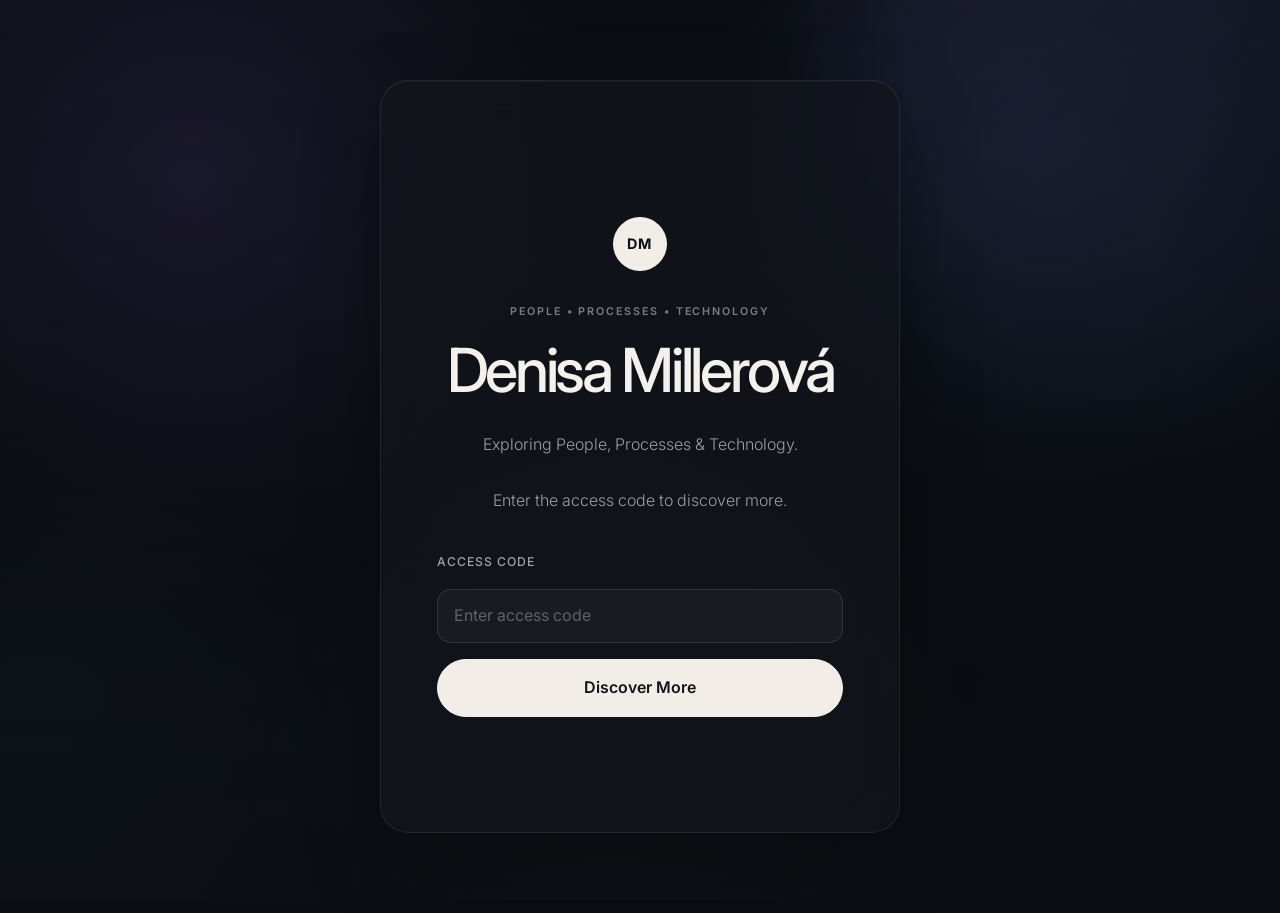
<file: index.html>
<!DOCTYPE html>
<html lang="en">

<head>

    <meta charset="UTF-8">
    <meta name="viewport" content="width=device-width, initial-scale=1.0">

    <title>Denisa Millerová | People • Processes • Technology</title>

    <link rel="stylesheet" href="style.css">

    <link rel="preconnect" href="https://fonts.googleapis.com">
    <link rel="preconnect" href="https://fonts.gstatic.com" crossorigin>

    <link
        href="https://fonts.googleapis.com/css2?family=Inter:wght@300;400;500;600;700&display=swap"
        rel="stylesheet"
    >

</head>

<body class="login-page">

    <div id="background" aria-hidden="true"></div>

    <main class="login-main">

        <section
            class="login-box"
            aria-labelledby="login-heading"
        >

            <div
                class="logo-circle"
                aria-hidden="true"
            >
                DM
            </div>

            <p class="login-eyebrow">
                PEOPLE • PROCESSES • TECHNOLOGY
            </p>

            <h1 id="login-heading">
                Denisa Millerová
            </h1>

            <p class="login-description">
                Exploring People, Processes &amp; Technology.
                <br><br>
                Enter the access code to discover more.
            </p>

            <form
                class="login-form"
                onsubmit="checkCode(); return false;"
            >

                <label for="accessCode">
                    Access code
                </label>

                <input
                    type="password"
                    id="accessCode"
                    name="accessCode"
                    placeholder="Enter access code"
                    autocomplete="current-password"
                    required
                >

                <button type="submit">
                    Discover More
                </button>

            </form>

            <p
                id="message"
                class="login-message"
                aria-live="polite"
            ></p>

        </section>

    </main>

    <script src="script.js"></script>

</body>

</html>
</file>
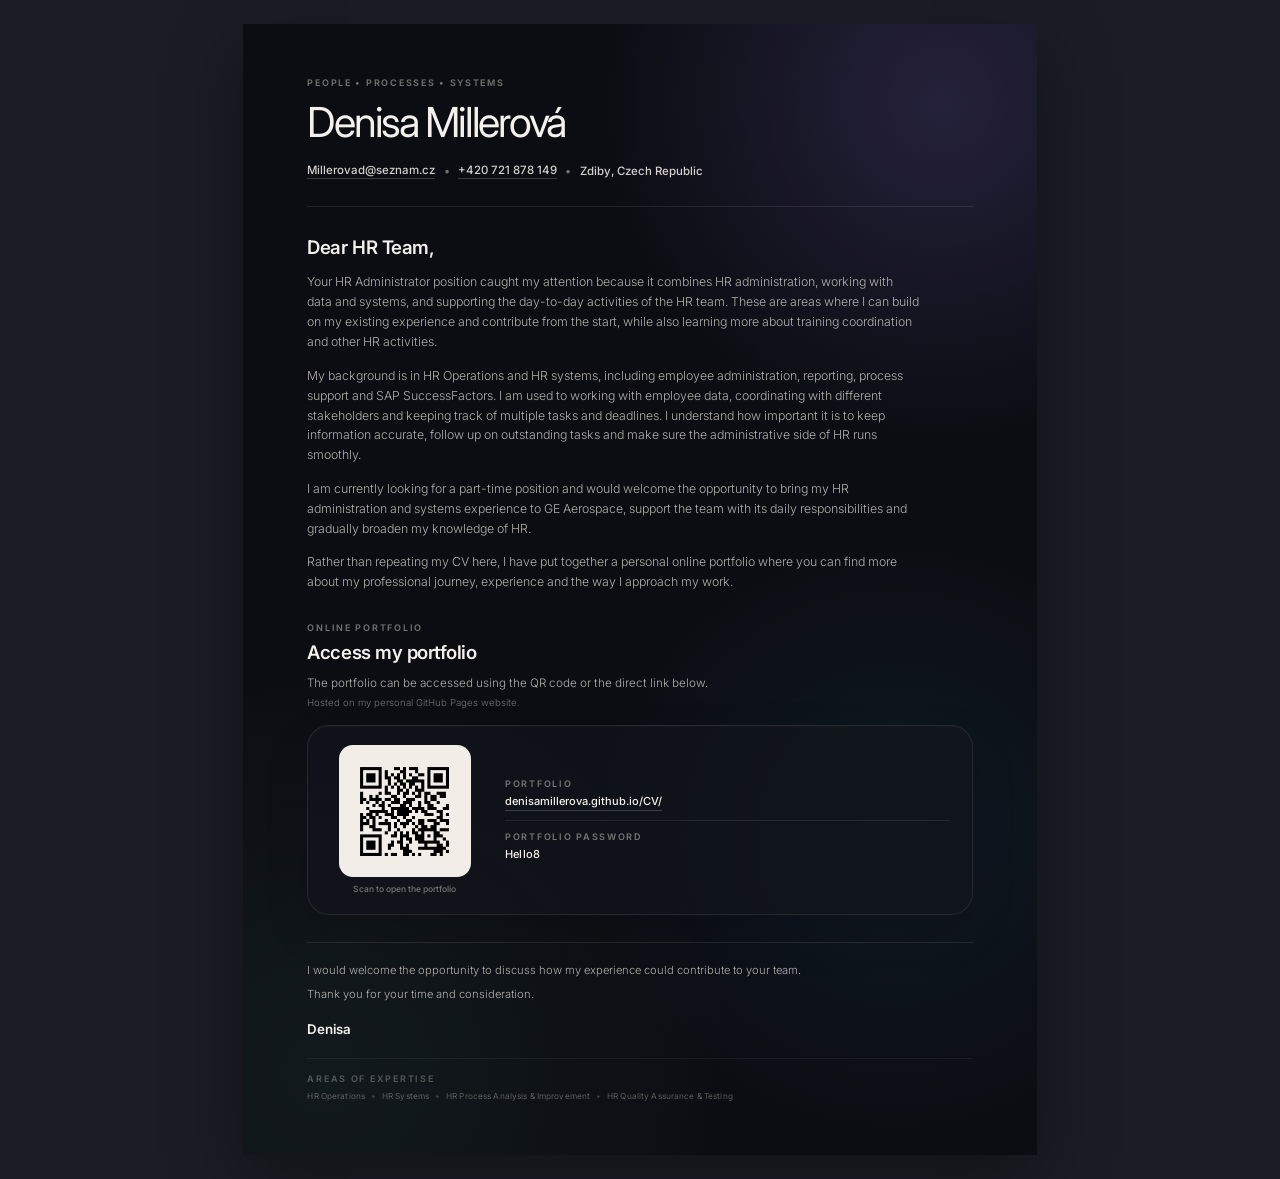
<file: application.html>
<!DOCTYPE html>
<html lang="en">

<head>
    <meta charset="UTF-8">

    <meta
        name="viewport"
        content="width=device-width, initial-scale=1.0"
    >

    <meta
        name="description"
        content="Application and online portfolio access for Denisa Millerová — HR Administrator at GE Aerospace."
    >

    <meta name="author" content="Denisa Millerová">

    <title>GE Aerospace | HR Administrator | Denisa Millerová</title>

    <link rel="preconnect" href="https://fonts.googleapis.com">

    <link
        rel="preconnect"
        href="https://fonts.gstatic.com"
        crossorigin
    >

    <link
        href="https://fonts.googleapis.com/css2?family=Inter:wght@300;400;500;600;700&display=swap"
        rel="stylesheet"
    >

    <link rel="stylesheet" href="application.css">
</head>

<body>

    <main class="page">

        <div class="page-content">

            <!-- =====================================================
                 HEADER
            ====================================================== -->

            <header class="document-header">

                <p class="eyebrow">
                    People • Processes • Systems
                </p>

                <h1>Denisa Millerová</h1>

                <address class="contact-list">

                    <a href="mailto:Millerovad@seznam.cz">
                        Millerovad@seznam.cz
                    </a>

                    <span class="contact-divider" aria-hidden="true">
                        •
                    </span>

                    <a href="tel:+420721878149">
                        +420 721 878 149
                    </a>

                    <span class="contact-divider" aria-hidden="true">
                        •
                    </span>

                    <span>
                        Zdiby, Czech Republic
                    </span>

                </address>

            </header>

            <!-- =====================================================
                 APPLICATION LETTER
            ====================================================== -->

            <section
                class="application-letter"
                aria-labelledby="application-greeting"
            >

                <h2 id="application-greeting">
                    Dear HR Team,
                </h2>

                <p>
                    Your HR Administrator position caught my attention because
                    it combines HR administration, working with data and systems, 
                    and supporting the day-to-day activities of the HR team. 
                    These are areas where I can build on my existing experience 
                    and contribute from the start, while also learning more about 
                    training coordination and other HR activities.
                </p>

                <p>
                    My background is in HR Operations and HR systems,
                    including employee administration, reporting,
                    process support and SAP SuccessFactors. I am used
                    to working with employee data, coordinating with
                    different stakeholders and keeping track of
                    multiple tasks and deadlines. I understand how
                    important it is to keep information accurate,
                    follow up on outstanding tasks and make sure the
                    administrative side of HR runs smoothly.
                </p>

                <p>
                    I am currently looking for a part-time position
                    and would welcome the opportunity to bring my HR
                    administration and systems experience to
                    GE Aerospace, support the team with its daily
                    responsibilities and gradually broaden my
                    knowledge of HR.
                </p>

                <p>
                    Rather than repeating my CV here, I have put
                    together a personal online portfolio where you
                    can find more about my professional journey,
                    experience and the way I approach my work.
                </p>

            </section>

            <!-- =====================================================
                 PORTFOLIO ACCESS
            ====================================================== -->

            <section
                class="portfolio-section"
                aria-labelledby="portfolio-heading"
            >

                <div class="portfolio-heading">

                    <p class="section-label">
                        Online Portfolio
                    </p>

                    <h2 id="portfolio-heading">
                        Access my portfolio
                    </h2>

                    <p class="portfolio-introduction">
                        The portfolio can be accessed using the QR code
                        or the direct link below.
                    </p>

                    <p class="hosting-note">
                        Hosted on my personal GitHub Pages website.
                    </p>

                </div>

                <div class="portfolio-card">

                    <a
                        class="portfolio-qr-link"
                        href="https://denisamillerova.github.io/CV/"
                        target="_blank"
                        rel="noopener noreferrer"
                        aria-label="Open Denisa Millerová's online portfolio"
                    >

                        <div class="portfolio-qr">

                            <img
                                src="images/DenisaMillerova_Portfolio_QR_transparent.png"
                                alt="QR code linking to Denisa Millerová's online portfolio"
                                width="180"
                                height="180"
                            >

                        </div>

                        <span class="qr-caption">
                            Scan to open the portfolio
                        </span>

                    </a>

                    <div class="portfolio-access-details">

                        <div class="access-item">

                            <span class="access-label">
                                Portfolio
                            </span>

                            <a
                                class="access-value"
                                href="https://denisamillerova.github.io/CV/"
                                target="_blank"
                                rel="noopener noreferrer"
                            >
                                denisamillerova.github.io/CV/
                            </a>

                        </div>

                        <div class="access-item">

                            <span class="access-label">
                                Portfolio Password
                            </span>

                            <span class="access-value access-password">
                                Hello8
                            </span>

                        </div>

                    </div>

                </div>

            </section>

            <!-- =====================================================
                 CLOSING
            ====================================================== -->

            <footer class="document-closing">

                <div class="closing-message">

                    <p>
                        I would welcome the opportunity to discuss
                        how my experience could contribute to your
                        team.
                    </p>

                    <p>
                        Thank you for your time and consideration.
                    </p>

                    <p class="signature">
                        Denisa
                    </p>

                </div>

                <div class="expertise-footer">

                    <span class="expertise-footer-label">
                        Areas of Expertise
                    </span>

                    <p>
                        HR Operations
                        <span aria-hidden="true">•</span>
                        HR Systems
                        <span aria-hidden="true">•</span>
                        HR Process Analysis &amp; Improvement
                        <span aria-hidden="true">•</span>
                        HR Quality Assurance &amp; Testing
                    </p>

                </div>

            </footer>

        </div>

    </main>

</body>

</html>
</file>
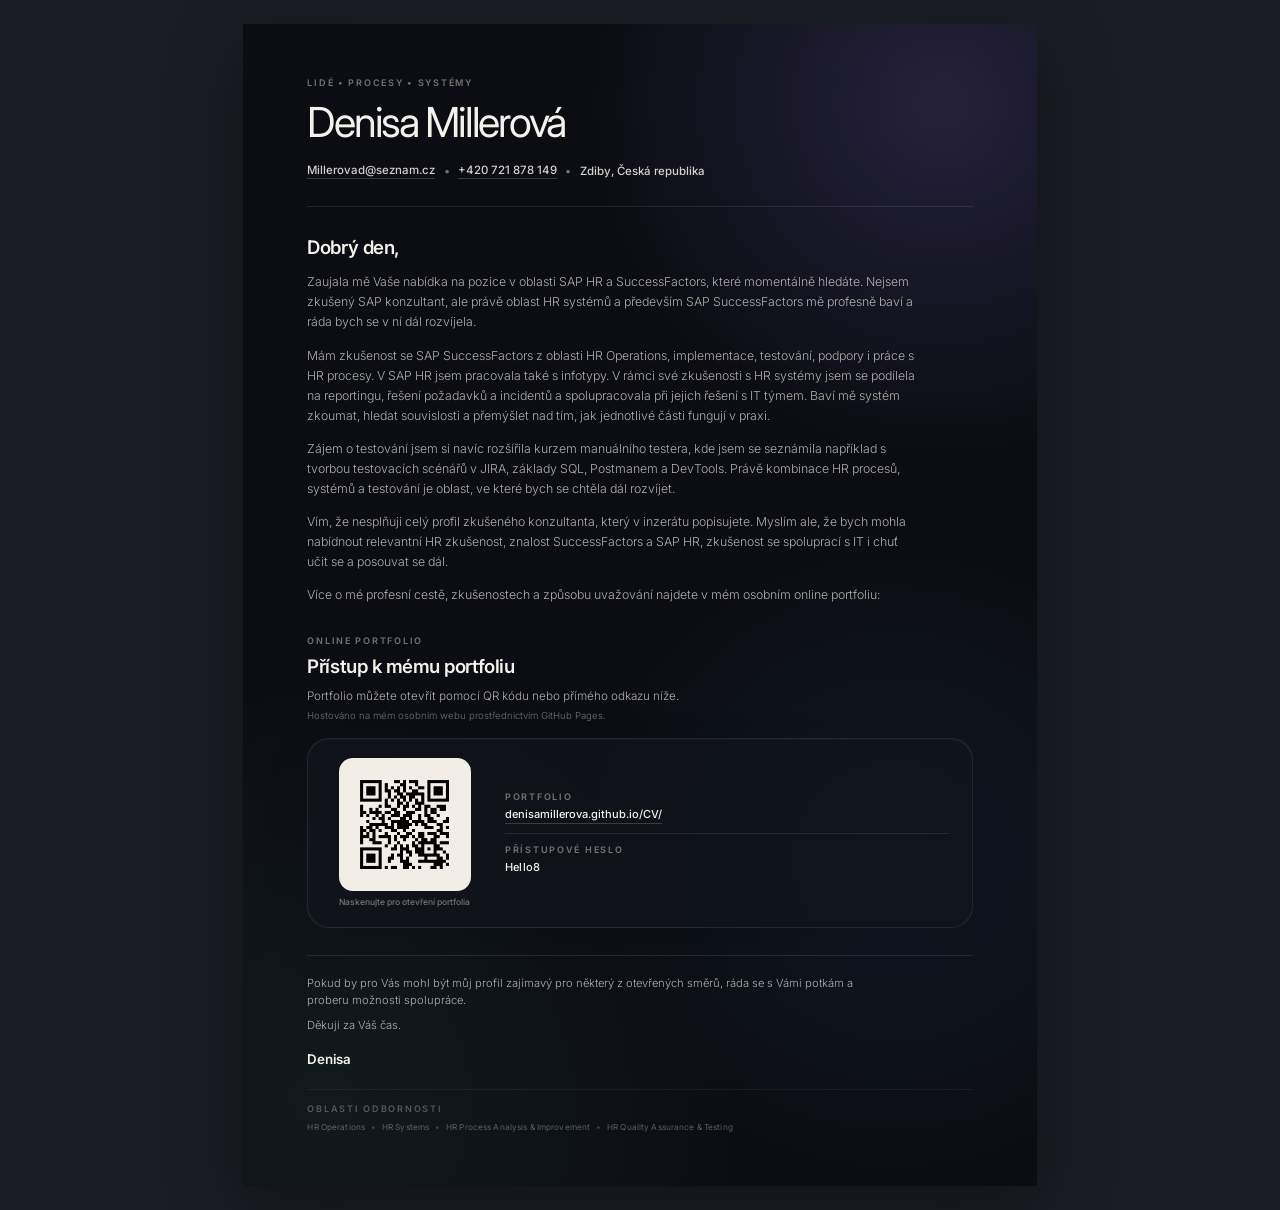
<file: application_cs.html>
<!DOCTYPE html>
<html lang="cs">

<head>
    <meta charset="UTF-8">

    <meta
        name="viewport"
        content="width=device-width, initial-scale=1.0"
    >

    <meta
        name="description"
        content="Průvodní dopis Denisy Millerové pro pozici v oblasti SAP HR a SAP SuccessFactors a přístup k jejímu online portfoliu."
    >

    <meta
        name="author"
        content="Denisa Millerová"
    >

    <title>SAP HR &amp; SuccessFactors | Denisa Millerová</title>

    <link
        rel="preconnect"
        href="https://fonts.googleapis.com"
    >

    <link
        rel="preconnect"
        href="https://fonts.googleapis.com"
        crossorigin
    >

    <link
        href="https://fonts.googleapis.com/css2?family=Inter:wght@300;400;500;600;700&amp;display=swap"
        rel="stylesheet"
    >

    <link
        rel="stylesheet"
        href="application.css"
    >
</head>

<body>

    <main class="page">

        <div class="page-content">

            <!-- =====================================================
                 HLAVIČKA
            ====================================================== -->

            <header class="document-header">

                <p class="eyebrow">
                    Lidé • Procesy • Systémy
                </p>

                <h1>Denisa Millerová</h1>

                <address class="contact-list">

                    <a href="mailto:Millerovad@seznam.cz">
                        Millerovad@seznam.cz
                    </a>

                    <span
                        class="contact-divider"
                        aria-hidden="true"
                    >
                        •
                    </span>

                    <a href="tel:+420721878149">
                        +420&nbsp;721&nbsp;878&nbsp;149
                    </a>

                    <span
                        class="contact-divider"
                        aria-hidden="true"
                    >
                        •
                    </span>

                    <span>
                        Zdiby, Česká republika
                    </span>

                </address>

            </header>

            <!-- =====================================================
                 PRŮVODNÍ DOPIS
            ====================================================== -->

            <section
                class="application-letter"
                aria-labelledby="application-greeting"
            >

                <h2 id="application-greeting">
                    Dobrý den,
                </h2>

                <p>
                    Zaujala mě Vaše nabídka na pozice v oblasti SAP HR
                    a SuccessFactors, které momentálně hledáte. Nejsem
                    zkušený SAP konzultant, ale právě oblast HR systémů
                    a především SAP SuccessFactors mě profesně baví
                    a ráda bych se v ní dál rozvíjela.
                </p>

                <p>
                    Mám zkušenost se SAP SuccessFactors z oblasti
                    HR Operations, implementace, testování, podpory
                    i práce s HR procesy. V SAP HR jsem pracovala také
                    s infotypy. V rámci své zkušenosti s HR systémy
                    jsem se podílela na reportingu, řešení požadavků
                    a incidentů a spolupracovala při jejich řešení
                    s IT týmem. Baví mě systém zkoumat, hledat souvislosti
                    a přemýšlet nad tím, jak jednotlivé části fungují
                    v praxi.
                </p>

                <p>
                    Zájem o testování jsem si navíc rozšířila kurzem
                    manuálního testera, kde jsem se seznámila například
                    s tvorbou testovacích scénářů v JIRA, základy SQL,
                    Postmanem a DevTools. Právě kombinace HR procesů,
                    systémů a testování je oblast, ve které bych se
                    chtěla dál rozvíjet.
                </p>

                <p>
                    Vím, že nesplňuji celý profil zkušeného konzultanta,
                    který v inzerátu popisujete. Myslím ale, že bych mohla
                    nabídnout relevantní HR zkušenost, znalost SuccessFactors
                    a SAP HR, zkušenost se spoluprací s IT i chuť učit se
                    a posouvat se dál.
                </p>
                
                <p>
                    Více o mé profesní cestě, zkušenostech a způsobu uvažování najdete
                    v mém osobním online portfoliu:
                </p>
                
            </section>

            <!-- =====================================================
                 PŘÍSTUP K PORTFOLIU
            ====================================================== -->

            <section
                class="portfolio-section"
                aria-labelledby="portfolio-heading"
            >

                <div class="portfolio-heading">

                    <p class="section-label">
                        Online portfolio
                    </p>

                    <h2 id="portfolio-heading">
                        Přístup k mému portfoliu
                    </h2>

                    <p class="portfolio-introduction">
                        Portfolio můžete otevřít pomocí QR kódu nebo přímého
                        odkazu níže.
                    </p>

                    <p class="hosting-note">
                        Hostováno na mém osobním webu prostřednictvím
                        GitHub Pages.
                    </p>

                </div>

                <div class="portfolio-card">

                    <a
                        class="portfolio-qr-link"
                        href="https://denisamillerova.github.io/CV/"
                        target="_blank"
                        rel="noopener noreferrer"
                        aria-label="Otevřít online portfolio Denisy Millerové"
                    >

                        <div class="portfolio-qr">

                            <img
                                src="images/DenisaMillerova_Portfolio_QR_transparent.png"
                                alt="QR kód odkazující na online portfolio Denisy Millerové"
                                width="180"
                                height="180"
                            >

                        </div>

                        <span class="qr-caption">
                            Naskenujte pro otevření portfolia
                        </span>

                    </a>

                    <div class="portfolio-access-details">

                        <div class="access-item">

                            <span class="access-label">
                                Portfolio
                            </span>

                            <a
                                class="access-value"
                                href="https://denisamillerova.github.io/CV/"
                                target="_blank"
                                rel="noopener noreferrer"
                            >
                                denisamillerova.github.io/CV/
                            </a>

                        </div>

                        <div class="access-item">

                            <span class="access-label">
                                Přístupové heslo
                            </span>

                            <span class="access-value access-password">
                                Hello8
                            </span>

                        </div>

                    </div>

                </div>

            </section>

            <!-- =====================================================
                 ZÁVĚR
            ====================================================== -->

            <footer class="document-closing">

                <div class="closing-message">


                    <p>
                        Pokud by pro Vás mohl být můj profil zajímavý pro některý z otevřených směrů, 
                        ráda se s Vámi potkám a proberu možnosti spolupráce.
                    </p>

                    <p>
                        Děkuji za Váš čas.
                    </p>

                    <p class="signature">
                        Denisa
                    </p>

                </div>

                <div class="expertise-footer">

                    <span class="expertise-footer-label">
                        Oblasti odbornosti
                    </span>

                    <p>
                        HR Operations
                        <span aria-hidden="true">•</span>
                        HR Systems
                        <span aria-hidden="true">•</span>
                        HR Process Analysis &amp; Improvement
                        <span aria-hidden="true">•</span>
                        HR Quality Assurance &amp; Testing
                    </p>

                </div>

            </footer>

        </div>

    </main>

</body>

</html>
</file>
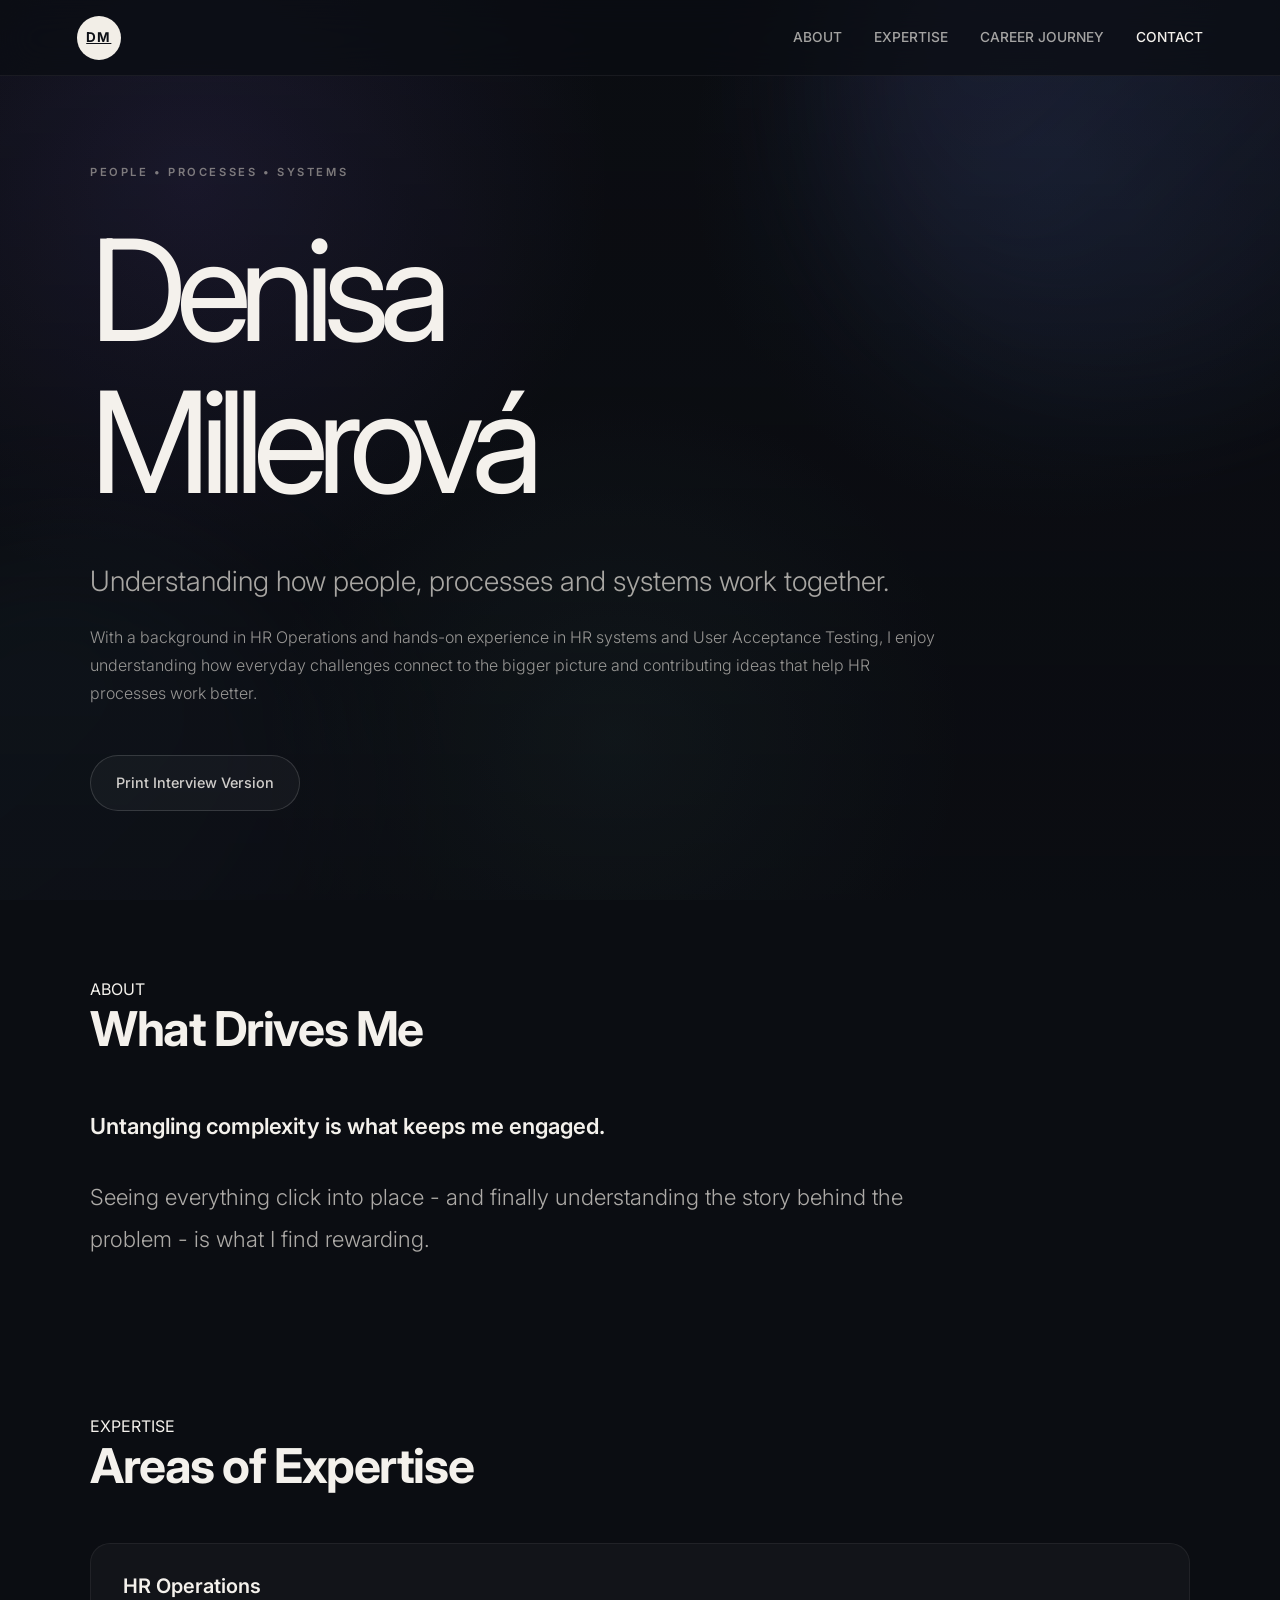
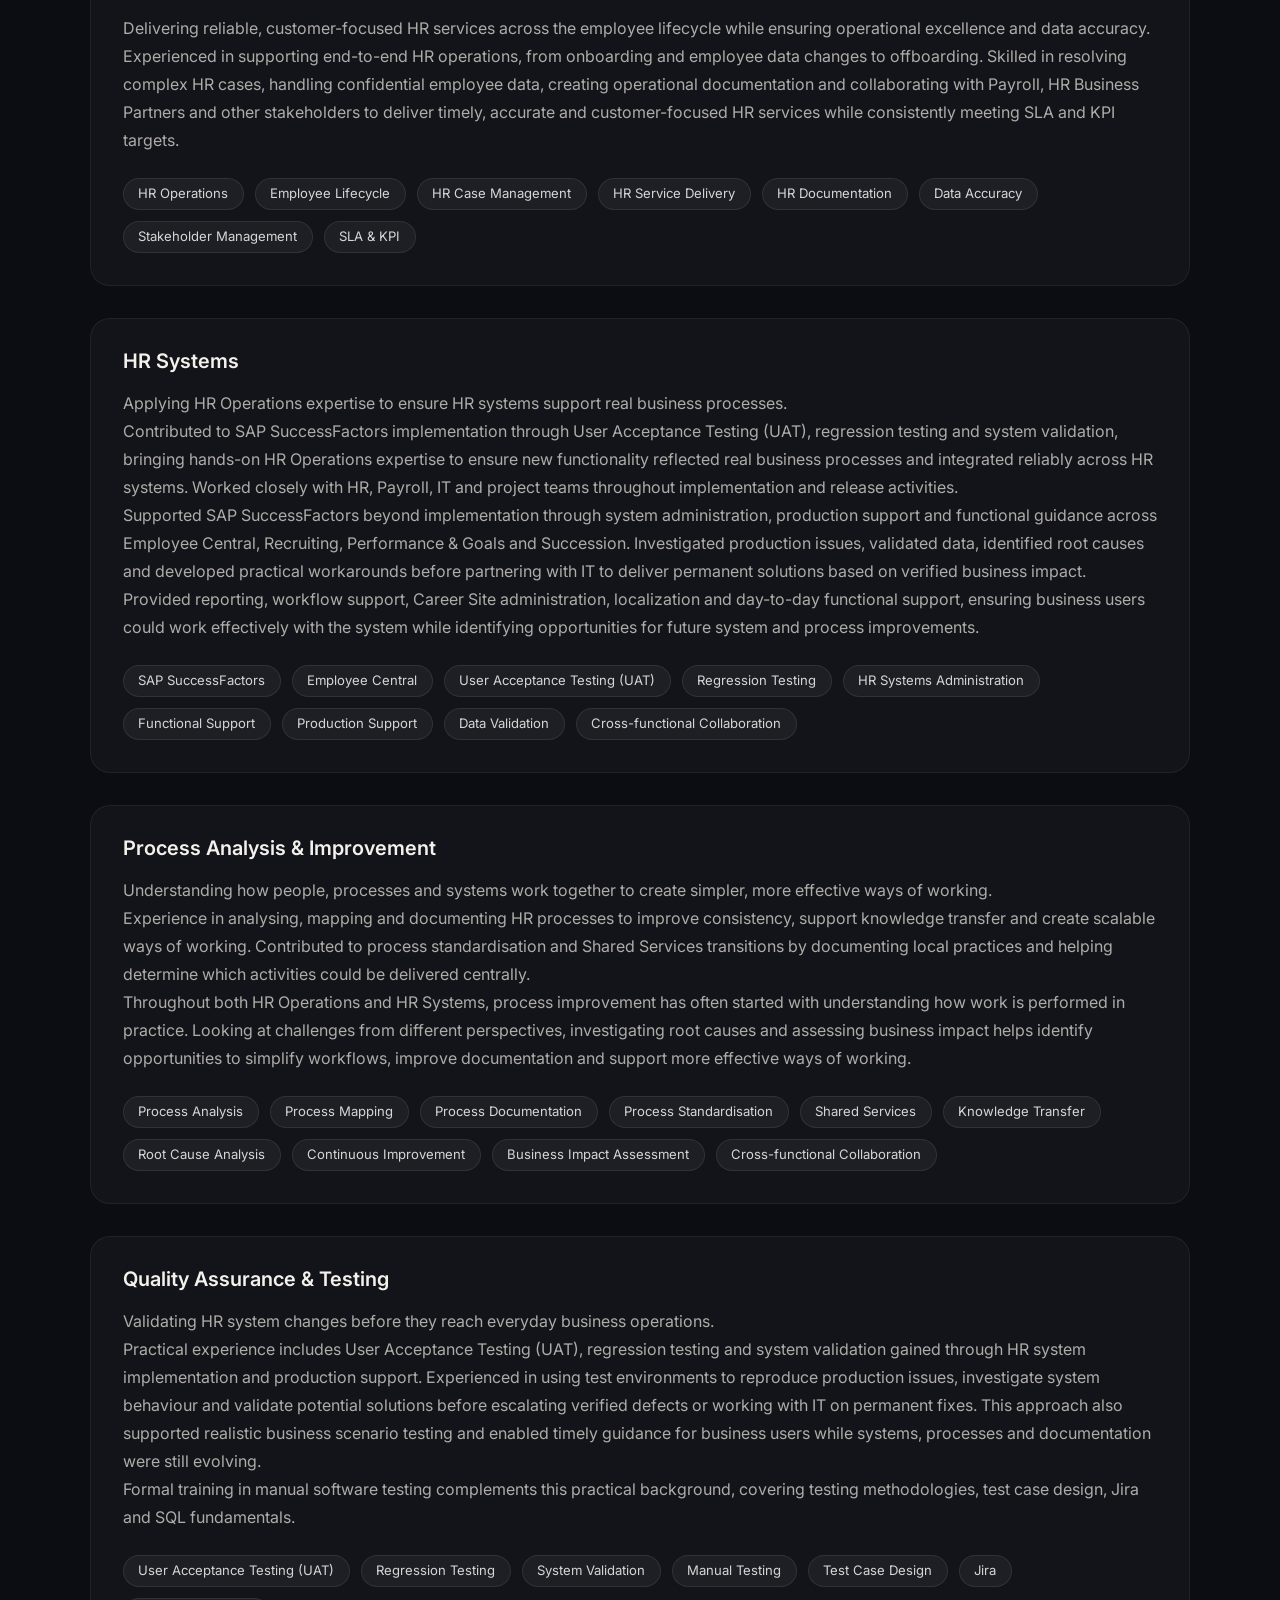
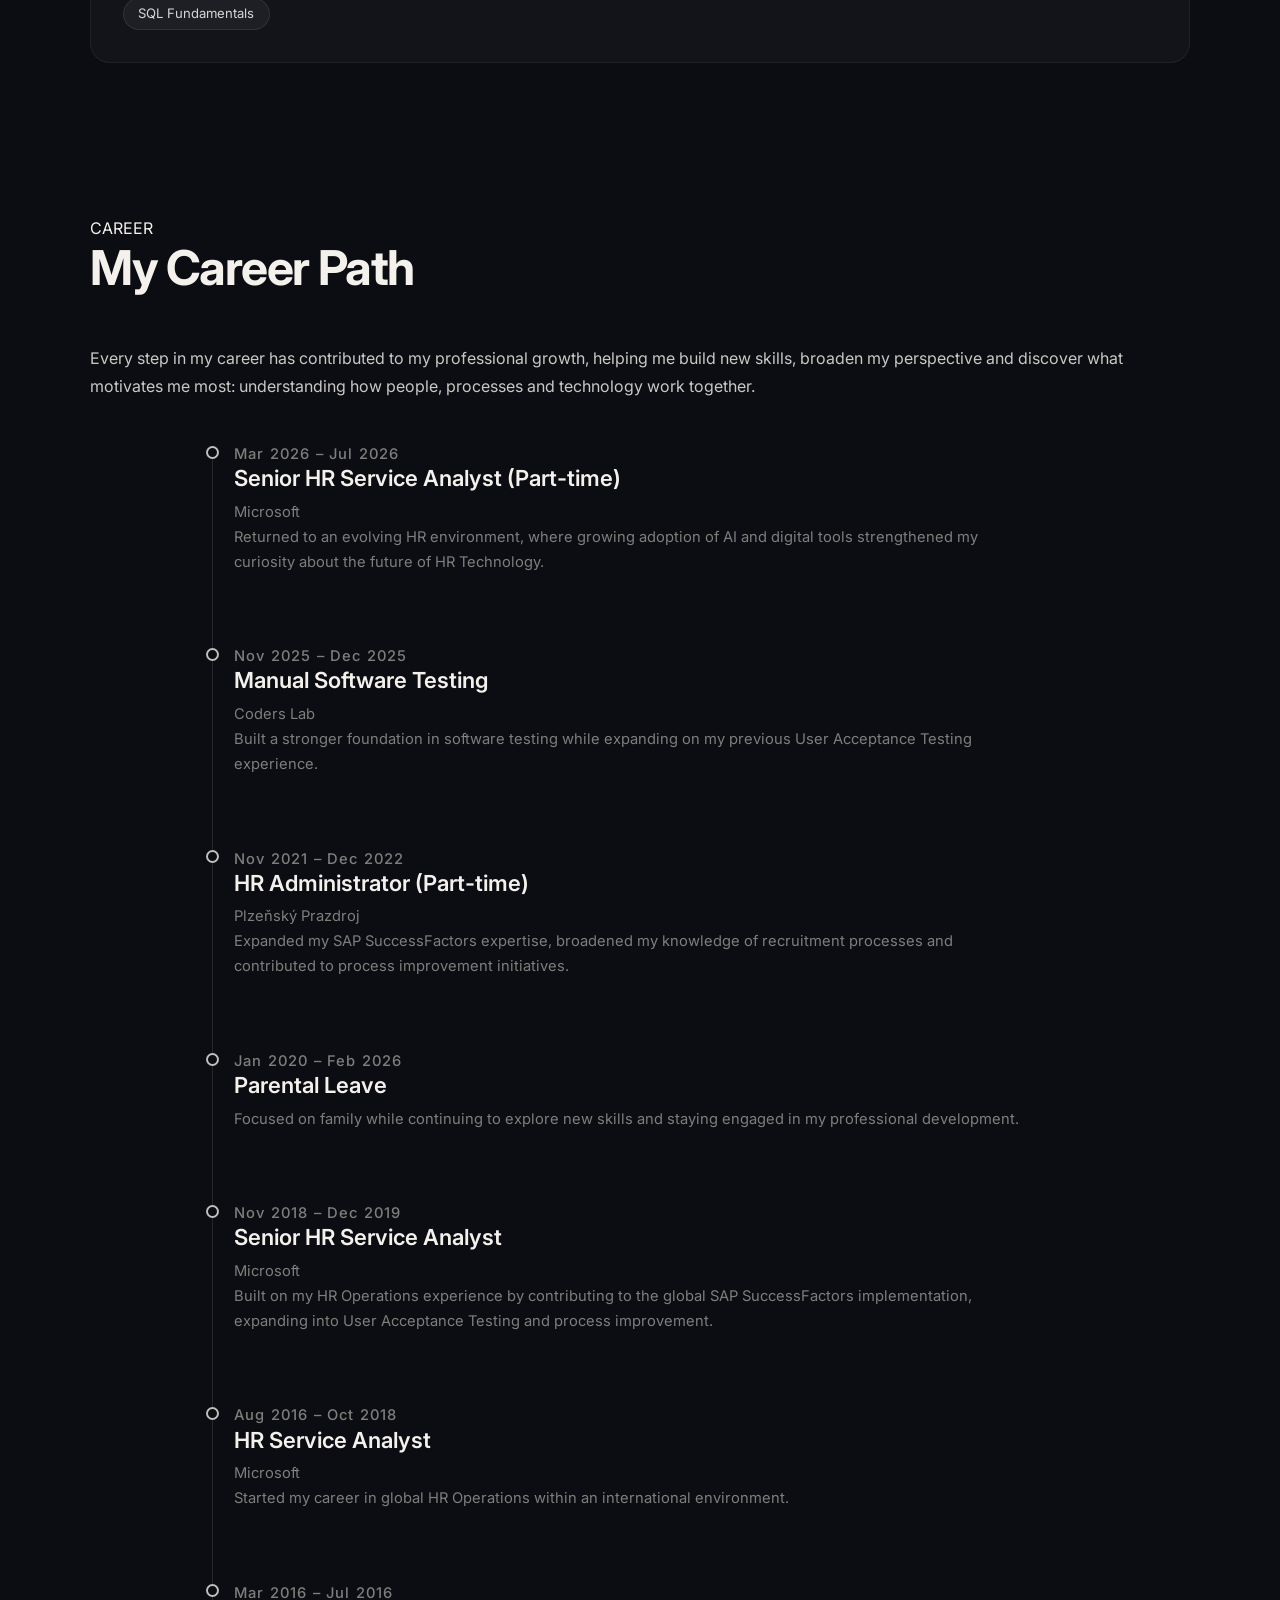
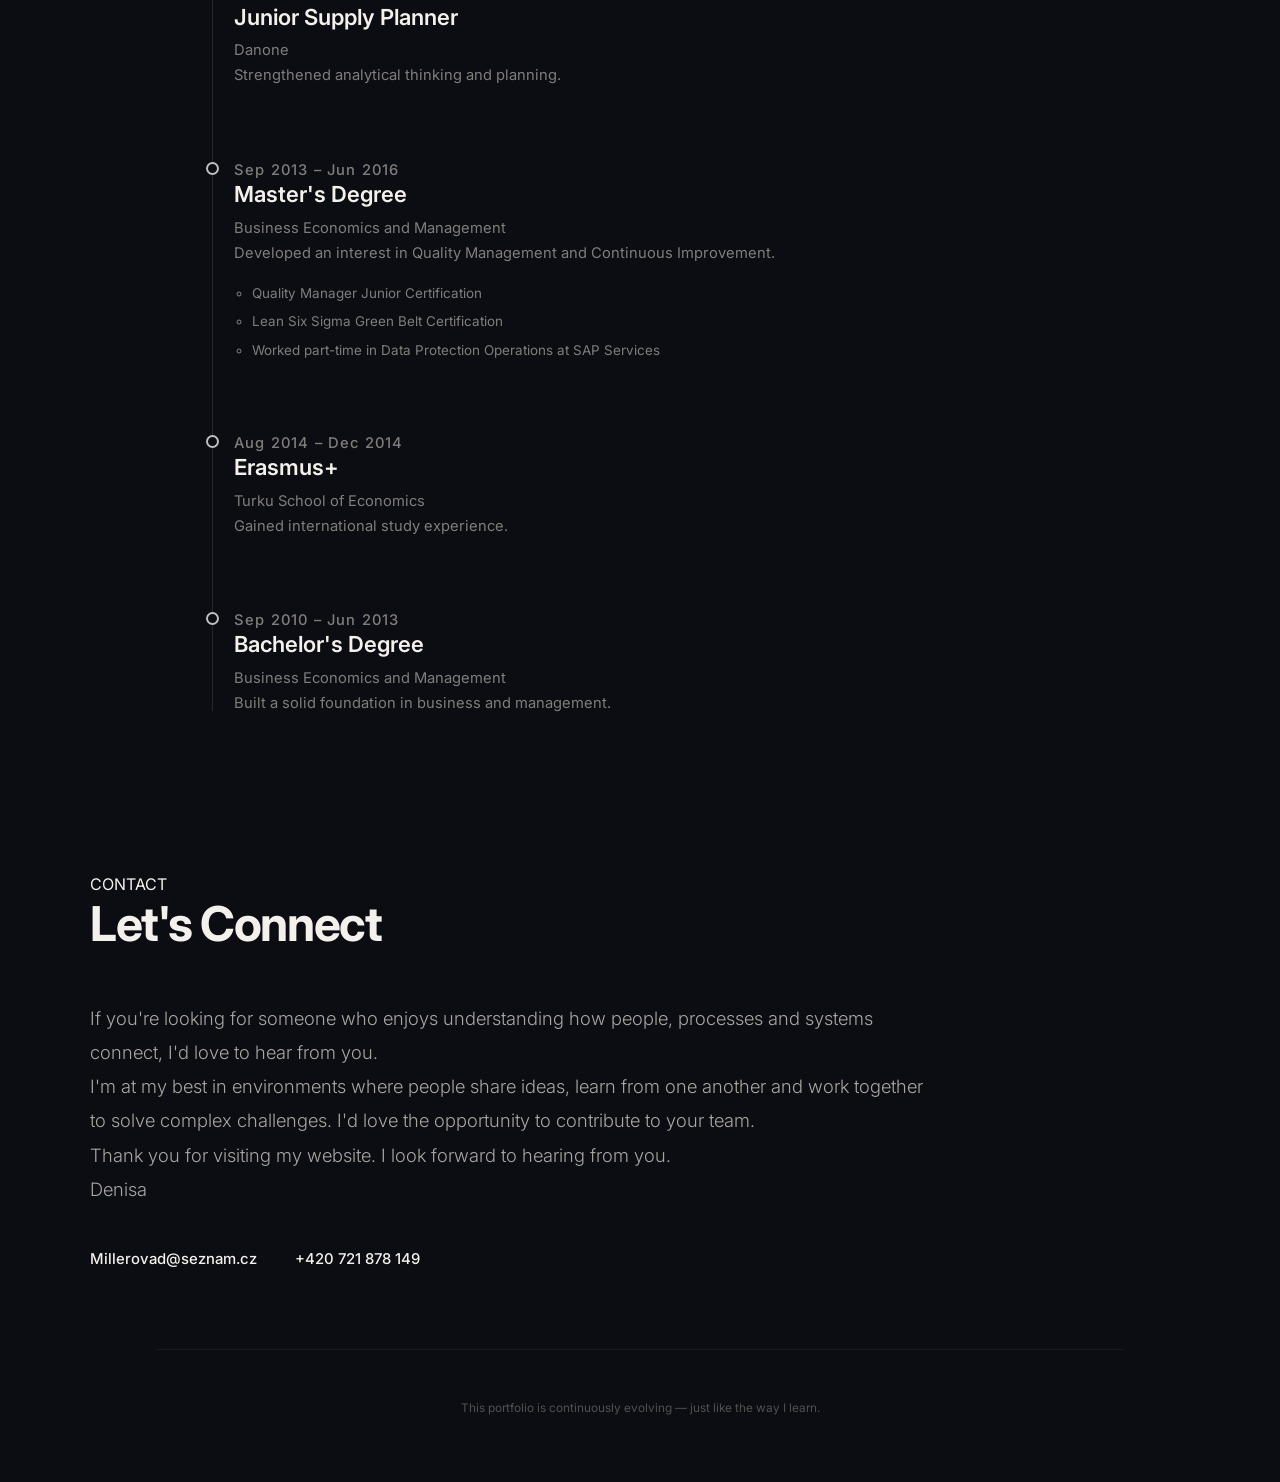
<file: portfolio.html>
<!DOCTYPE html>
<html lang="en">
<head>
  <meta charset="utf-8">

  <meta
    name="viewport"
    content="width=device-width, initial-scale=1"
  >

  <title>Denisa Millerová — HR Operations &amp; HR Systems</title>

  <meta
    name="description"
    content="Portfolio of Denisa Millerová, an HR Operations and HR Systems professional with experience in SAP SuccessFactors, process improvement, quality assurance and employee lifecycle services."
  >

  <meta
    name="author"
    content="Denisa Millerová"
  >

  <meta
    name="theme-color"
    content="#0b0d12"
  >

  <meta
    name="color-scheme"
    content="dark"
  >

  <link
    rel="canonical"
    href="https://denisamillerova.github.io/CV/"
  >

  <!-- Favicon with DM initials -->
  <link
    rel="icon"
    type="image/svg+xml"
    href="data:image/svg+xml,%3Csvg xmlns='http://www.w3.org/2000/svg' viewBox='0 0 64 64'%3E%3Crect width='64' height='64' rx='32' fill='%23f2eee7'/%3E%3Ctext x='32' y='39' text-anchor='middle' font-family='Arial,sans-serif' font-size='21' font-weight='700' letter-spacing='1' fill='%230d1016'%3EDM%3C/text%3E%3C/svg%3E"
  >

  <!-- Social sharing -->
  <meta
    property="og:title"
    content="Denisa Millerová — HR Operations &amp; HR Systems"
  >

  <meta
    property="og:description"
    content="Explore my experience in HR Operations, SAP SuccessFactors, process improvement and quality assurance."
  >

  <meta
    property="og:type"
    content="website"
  >

  <meta
    property="og:url"
    content="https://denisamillerova.github.io/CV/"
  >

  <meta
    property="og:site_name"
    content="Denisa Millerová Portfolio"
  >

  <meta
    name="twitter:card"
    content="summary"
  >

  <meta
    name="twitter:title"
    content="Denisa Millerová — HR Operations &amp; HR Systems"
  >

  <meta
    name="twitter:description"
    content="Explore my experience in HR Operations, SAP SuccessFactors, process improvement and quality assurance."
  >

  <!-- Inter font -->
  <link
    rel="preconnect"
    href="https://fonts.googleapis.com"
  >

  <link
    rel="preconnect"
    href="https://fonts.gstatic.com"
    crossorigin
  >

  <link
    href="https://fonts.googleapis.com/css2?family=Inter:wght@300;400;500;600;700&amp;display=swap"
    rel="stylesheet"
  >

  <link
    rel="stylesheet"
    href="style.css"
  >

  <script
    src="script.js"
    defer
  ></script>
</head>
<body>

  <a
    class="skip-link"
    href="#main-content"
  >
    Skip to main content
  </a>

  <div
    id="background"
    aria-hidden="true"
  ></div>

  <header>

    <a
      class="logo"
      href="#hero"
      aria-label="Back to the top of the page"
    >
      DM
    </a>

    <nav aria-label="Primary navigation">
      <a href="#about">ABOUT</a>

      <a href="#expertise">EXPERTISE</a>

      <a href="#career-path">CAREER JOURNEY</a>

      <a href="#contact">CONTACT</a>
    </nav>

  </header>

  <main id="main-content">

   <!-- HERO -->
  <section
    id="hero"
    class="hero"
  >
    <div class="hero-content">

      <span class="eyebrow">
        PEOPLE • PROCESSES • SYSTEMS
      </span>

      <h1>
        Denisa<br>
        Millerová
      </h1>

      <p class="intro">
        Understanding how people, processes and systems work together.
      </p>

      <p class="hero-description">
        With a background in HR Operations and hands-on experience
        in HR systems and User Acceptance Testing, I enjoy understanding
        how everyday challenges connect to the bigger picture and
        contributing ideas that help HR processes work better.
      </p>

      <div class="hero-buttons">
        <a
          class="btn-secondary"
          href="printable.html"
          target="_blank"
          rel="noopener noreferrer"
        >
          Print Interview Version
        </a>
      </div>

    </div>
  </section>

    <!-- WHAT DRIVES ME -->
<section
  id="about"
  class="content-section"
>

  <span class="section-label">
    ABOUT
  </span>

  <h2>What Drives Me</h2>

  <div class="story-card">

    <p>
      <strong>
        Untangling complexity is what keeps me engaged.
      </strong>
    </p>

    <p>
      Seeing everything click into place - and finally understanding
      the story behind the problem - is what I find rewarding.
    </p>

  </div>

</section>

    <!-- AREAS OF EXPERTISE -->
  <section
    id="expertise"
    class="content-section"
  >

    <span class="section-label">
      EXPERTISE
    </span>

    <h2>Areas of Expertise</h2>

    <div class="expertise-grid">

      <!-- HR OPERATIONS -->
      <article class="expertise-card">

        <h3>HR Operations</h3>

        <p>
          Delivering reliable, customer-focused HR services across
          the employee lifecycle while ensuring operational excellence
          and data accuracy.
        </p>

        <p>
          Experienced in supporting end-to-end HR operations, from
          onboarding and employee data changes to offboarding. Skilled
          in resolving complex HR cases, handling confidential employee
          data, creating operational documentation and collaborating
          with Payroll, HR Business Partners and other stakeholders
          to deliver timely, accurate and customer-focused HR services
          while consistently meeting SLA and KPI targets.
        </p>

        <ul class="tags">
          <li>HR Operations</li>
          <li>Employee Lifecycle</li>
          <li>HR Case Management</li>
          <li>HR Service Delivery</li>
          <li>HR Documentation</li>
          <li>Data Accuracy</li>
          <li>Stakeholder Management</li>
          <li>SLA &amp; KPI</li>
        </ul>

      </article>

      <!-- HR SYSTEMS -->
      <article class="expertise-card">

        <h3>HR Systems</h3>

        <p>
          Applying HR Operations expertise to ensure HR systems
          support real business processes.
        </p>

        <p>
          Contributed to SAP SuccessFactors implementation through
          User Acceptance Testing (UAT), regression testing and system
          validation, bringing hands-on HR Operations expertise to ensure
          new functionality reflected real business processes and
          integrated reliably across HR systems. Worked closely with HR,
          Payroll, IT and project teams throughout implementation and
          release activities.
        </p>

        <p>
          Supported SAP SuccessFactors beyond implementation through
          system administration, production support and functional
          guidance across Employee Central, Recruiting, Performance
          &amp; Goals and Succession. Investigated production issues,
          validated data, identified root causes and developed practical
          workarounds before partnering with IT to deliver permanent
          solutions based on verified business impact.
        </p>

        <p>
          Provided reporting, workflow support, Career Site administration,
          localization and day-to-day functional support, ensuring business
          users could work effectively with the system while identifying
          opportunities for future system and process improvements.
        </p>

        <ul class="tags">
          <li>SAP SuccessFactors</li>
          <li>Employee Central</li>
          <li>User Acceptance Testing (UAT)</li>
          <li>Regression Testing</li>
          <li>HR Systems Administration</li>
          <li>Functional Support</li>
          <li>Production Support</li>
          <li>Data Validation</li>
          <li>Cross-functional Collaboration</li>
        </ul>

      </article>

      <!-- PROCESS ANALYSIS & IMPROVEMENT -->
      <article class="expertise-card">

        <h3>Process Analysis &amp; Improvement</h3>

        <p>
          Understanding how people, processes and systems work together
          to create simpler, more effective ways of working.
        </p>

        <p>
          Experience in analysing, mapping and documenting HR processes
          to improve consistency, support knowledge transfer and create
          scalable ways of working. Contributed to process standardisation
          and Shared Services transitions by documenting local practices
          and helping determine which activities could be delivered
          centrally.
        </p>

        <p>
          Throughout both HR Operations and HR Systems, process improvement
          has often started with understanding how work is performed in
          practice. Looking at challenges from different perspectives,
          investigating root causes and assessing business impact helps
          identify opportunities to simplify workflows, improve
          documentation and support more effective ways of working.
        </p>

        <ul class="tags">
          <li>Process Analysis</li>
          <li>Process Mapping</li>
          <li>Process Documentation</li>
          <li>Process Standardisation</li>
          <li>Shared Services</li>
          <li>Knowledge Transfer</li>
          <li>Root Cause Analysis</li>
          <li>Continuous Improvement</li>
          <li>Business Impact Assessment</li>
          <li>Cross-functional Collaboration</li>
        </ul>

      </article>

      <!-- QUALITY ASSURANCE & TESTING -->
      <article class="expertise-card">

        <h3>Quality Assurance &amp; Testing</h3>

        <p>
          Validating HR system changes before they reach everyday
          business operations.
        </p>

        <p>
          Practical experience includes User Acceptance Testing (UAT),
          regression testing and system validation gained through HR
          system implementation and production support. Experienced
          in using test environments to reproduce production issues,
          investigate system behaviour and validate potential solutions
          before escalating verified defects or working with IT on
          permanent fixes. This approach also supported realistic
          business scenario testing and enabled timely guidance for
          business users while systems, processes and documentation
          were still evolving.
        </p>

        <p>
          Formal training in manual software testing complements this practical
          background, covering testing methodologies, test case design,
          Jira and SQL fundamentals.
        </p>

        <ul class="tags">
          <li>User Acceptance Testing (UAT)</li>
          <li>Regression Testing</li>
          <li>System Validation</li>
          <li>Manual Testing</li>
          <li>Test Case Design</li>
          <li>Jira</li>
          <li>SQL Fundamentals</li>
        </ul>

      </article>

    </div>

  </section>

  <!-- MY CAREER PATH -->
<section
  id="career-path"
  class="career-path section"
  aria-labelledby="career-path-heading"
>
  <div class="container">

    <div class="section-heading">

      <span class="section-label">
        CAREER
      </span>

      <h2 id="career-path-heading">My Career Path</h2>

      <p class="section-intro">
        Every step in my career has contributed to my professional growth,
        helping me build new skills, broaden my perspective and discover what
        motivates me most: understanding how people, processes and technology
        work together.
      </p>

    </div>

    <ol class="timeline">

      <!-- Microsoft 2026 -->
      <li class="timeline-item">

        <div
          class="timeline-marker"
          aria-hidden="true"
        ></div>

        <article class="timeline-content">

          <p class="timeline-date">
            <time datetime="2026-03">Mar 2026</time>
            –
            <time datetime="2026-07">Jul 2026</time>
          </p>

          <h3>
            Senior HR Service Analyst
            <span>(Part-time)</span>
          </h3>

          <p class="timeline-company">
            Microsoft
          </p>

          <p class="timeline-description">
            Returned to an evolving HR environment, where growing adoption
            of AI and digital tools strengthened my curiosity about the
            future of HR Technology.
          </p>

        </article>

      </li>

      <!-- Manual Software Testing -->
      <li class="timeline-item">

        <div
          class="timeline-marker"
          aria-hidden="true"
        ></div>

        <article class="timeline-content">

          <p class="timeline-date">
            <time datetime="2025-11">Nov 2025</time>
            –
            <time datetime="2025-12">Dec 2025</time>
          </p>

          <h3>Manual Software Testing</h3>

          <p class="timeline-company">
            Coders Lab
          </p>

          <p class="timeline-description">
            Built a stronger foundation in software testing while expanding
            on my previous User Acceptance Testing experience.
          </p>

        </article>

      </li>

      <!-- Plzeňský Prazdroj -->
      <li class="timeline-item">

        <div
          class="timeline-marker"
          aria-hidden="true"
        ></div>

        <article class="timeline-content">

          <p class="timeline-date">
            <time datetime="2021-11">Nov 2021</time>
            –
            <time datetime="2022-12">Dec 2022</time>
          </p>

          <h3>
            HR Administrator
            <span>(Part-time)</span>
          </h3>

          <p class="timeline-company">
            Plzeňský Prazdroj
          </p>

          <p class="timeline-description">
            Expanded my SAP SuccessFactors expertise, broadened my knowledge
            of recruitment processes and contributed to process improvement
            initiatives.
          </p>

        </article>

      </li>

      <!-- Parental Leave -->
      <li class="timeline-item timeline-item-personal">

        <div
          class="timeline-marker"
          aria-hidden="true"
        ></div>

        <article class="timeline-content">

          <p class="timeline-date">
            <time datetime="2020-01">Jan 2020</time>
            –
            <time datetime="2026-02">Feb 2026</time>
          </p>

          <h3>Parental Leave</h3>

          <p class="timeline-description">
            Focused on family while continuing to explore new skills and
            staying engaged in my professional development.
          </p>

        </article>

      </li>

      <!-- Microsoft Senior -->
      <li class="timeline-item">

        <div
          class="timeline-marker"
          aria-hidden="true"
        ></div>

        <article class="timeline-content">

          <p class="timeline-date">
            <time datetime="2018-11">Nov 2018</time>
            –
            <time datetime="2019-12">Dec 2019</time>
          </p>

          <h3>Senior HR Service Analyst</h3>

          <p class="timeline-company">
            Microsoft
          </p>

          <p class="timeline-description">
            Built on my HR Operations experience by contributing to the
            global SAP SuccessFactors implementation, expanding into User
            Acceptance Testing and process improvement.
          </p>

        </article>

      </li>

      <!-- Microsoft HR Service Analyst -->
      <li class="timeline-item">

        <div
          class="timeline-marker"
          aria-hidden="true"
        ></div>

        <article class="timeline-content">

          <p class="timeline-date">
            <time datetime="2016-08">Aug 2016</time>
            –
            <time datetime="2018-10">Oct 2018</time>
          </p>

          <h3>HR Service Analyst</h3>

          <p class="timeline-company">
            Microsoft
          </p>

          <p class="timeline-description">
            Started my career in global HR Operations within an international
            environment.
          </p>

        </article>

      </li>

      <!-- Danone -->
      <li class="timeline-item">

        <div
          class="timeline-marker"
          aria-hidden="true"
        ></div>

        <article class="timeline-content">

          <p class="timeline-date">
            <time datetime="2016-03">Mar 2016</time>
            –
            <time datetime="2016-07">Jul 2016</time>
          </p>

          <h3>Junior Supply Planner</h3>

          <p class="timeline-company">
            Danone
          </p>

          <p class="timeline-description">
            Strengthened analytical thinking and planning.
          </p>

        </article>

      </li>

      <!-- Master's Degree -->
      <li class="timeline-item">

        <div
          class="timeline-marker"
          aria-hidden="true"
        ></div>

        <article class="timeline-content">

          <p class="timeline-date">
            <time datetime="2013-09">Sep 2013</time>
            –
            <time datetime="2016-06">Jun 2016</time>
          </p>

          <h3>Master's Degree</h3>

          <p class="timeline-company">
            Business Economics and Management
          </p>

          <p class="timeline-description">
            Developed an interest in Quality Management and Continuous Improvement.
          </p>

          <ul class="timeline-highlights">
            <li>Quality Manager Junior Certification</li>
            <li>Lean Six Sigma Green Belt Certification</li>
            <li>Worked part-time in Data Protection Operations at SAP Services</li>
          </ul>

        </article>

      </li>

      <!-- Erasmus+ -->
      <li class="timeline-item timeline-item-education">

        <div
          class="timeline-marker"
          aria-hidden="true"
        ></div>

        <article class="timeline-content">

          <p class="timeline-date">
            <time datetime="2014-08">Aug 2014</time>
            –
            <time datetime="2014-12">Dec 2014</time>
          </p>

          <h3>Erasmus+</h3>

          <p class="timeline-company">
            Turku School of Economics
          </p>

          <p class="timeline-description">
            Gained international study experience.
          </p>

        </article>

      </li>

      <!-- Bachelor's Degree -->
      <li class="timeline-item timeline-item-education">

        <div
          class="timeline-marker"
          aria-hidden="true"
        ></div>

        <article class="timeline-content">

          <p class="timeline-date">
            <time datetime="2010-09">Sep 2010</time>
            –
            <time datetime="2013-06">Jun 2013</time>
          </p>

          <h3>Bachelor's Degree</h3>

          <p class="timeline-company">
            Business Economics and Management
          </p>

          <p class="timeline-description">
            Built a solid foundation in business and management.
          </p>

        </article>

      </li>

    </ol>

  </div>
</section>

<!-- CONTACT -->
<section
  id="contact"
  class="content-section"
  aria-labelledby="contact-heading"
>

  <span class="section-label">
    CONTACT
  </span>

  <h2 id="contact-heading">Let's Connect</h2>

  <div class="contact-card">

    <p>
      If you're looking for someone who enjoys understanding how people,
      processes and systems connect, I'd love to hear from you.
    </p>

    <p>
      I'm at my best in environments where people share ideas, learn from
      one another and work together to solve complex challenges. I'd love
      the opportunity to contribute to your team.
    </p>

    <p>
      Thank you for visiting my website. I look forward to hearing from you.
    </p>

    <p class="contact-signature">
      Denisa
    </p>

    <address class="contact-links">

      <a href="mailto:Millerovad@seznam.cz">
        Millerovad@seznam.cz
      </a>

      <a href="tel:+420721878149">
        +420&nbsp;721&nbsp;878&nbsp;149
      </a>

    </address>

  </div>

</section>

<footer role="contentinfo">
    <p>
        This portfolio is continuously evolving — just like the way I learn.
    </p>
</footer>

<script src="script.js"></script>

</body>
</html>
</file>
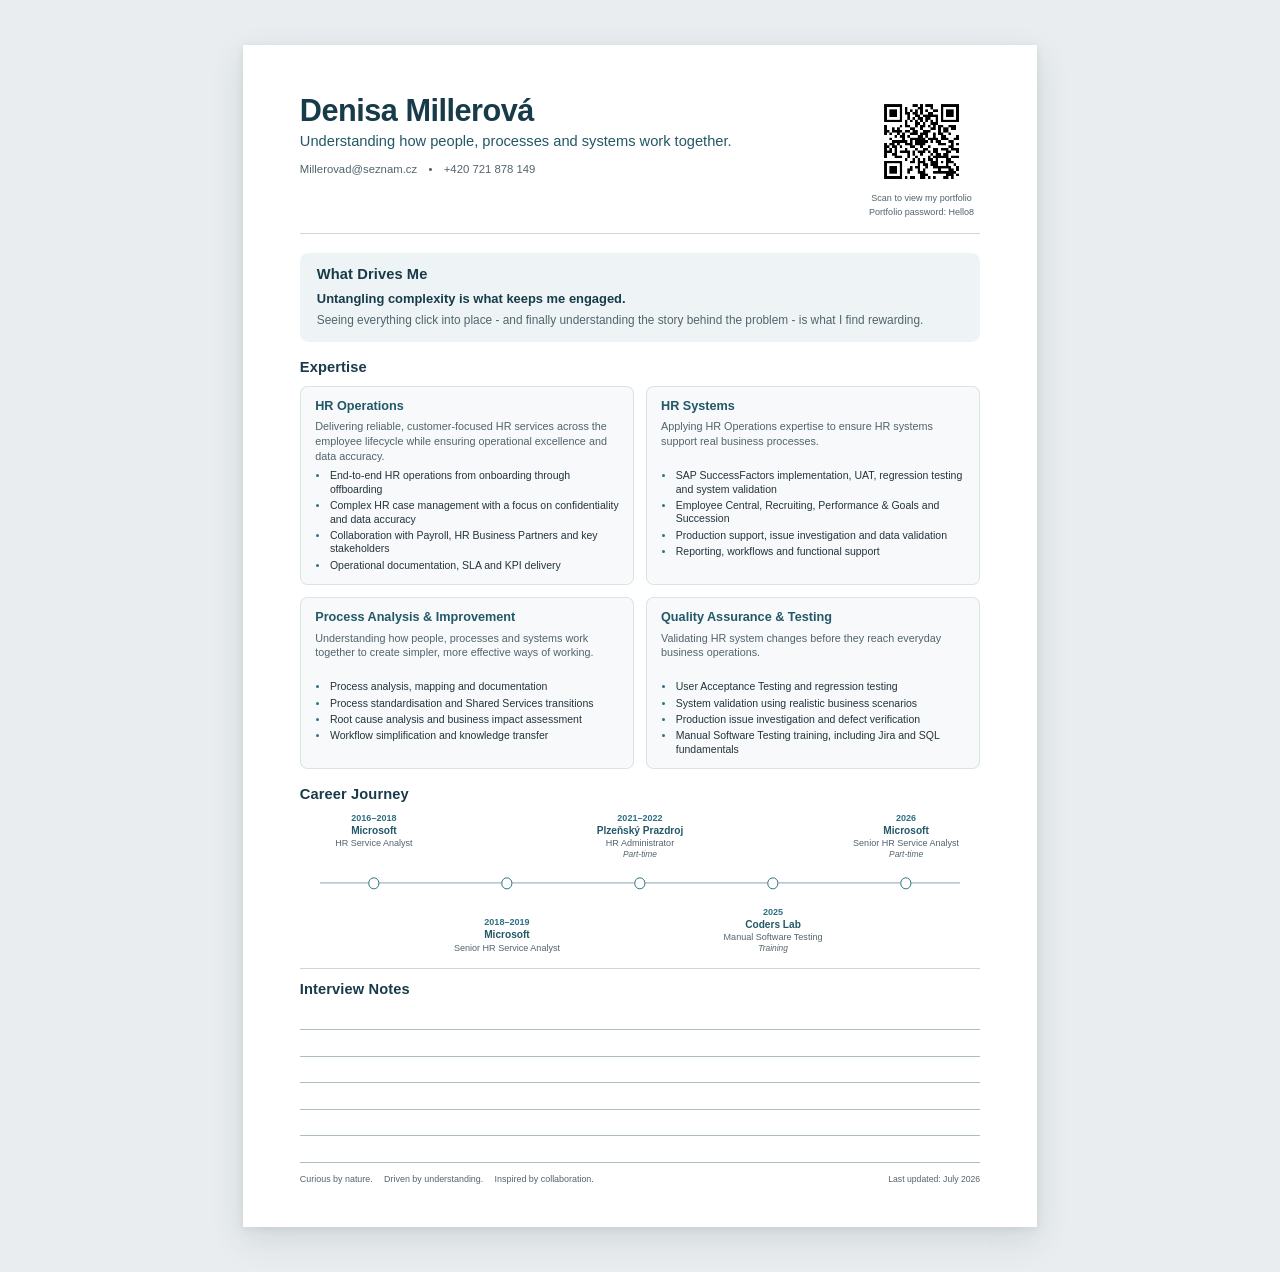
<file: printable.html>
<!doctype html>
<html lang="en">
<head>
  <meta charset="utf-8">

  <meta
    name="viewport"
    content="width=device-width, initial-scale=1"
  >

  <title>Denisa Millerová — Interview Companion</title>

  <link
    rel="stylesheet"
    href="printable.css"
  >
</head>

<body>
  <main class="page">

<!-- HEADER -->
<header class="header">

  <div class="identity">
    <h1>Denisa Millerová</h1>

    <p class="motto">
      Understanding how people, processes and systems work together.
    </p>

    <p class="contact">
      <a href="mailto:Millerovad@seznam.cz">
        Millerovad@seznam.cz
      </a>

      <span aria-hidden="true">•</span>

      <a href="tel:+420721878149">
        +420 721 878 149
      </a>
    </p>
  </div>

  <a
    class="qr"
    href="https://denisamillerova.github.io/CV/"
    target="_blank"
    rel="noopener"
    aria-label="Open Denisa Millerová online portfolio"
  >
    <img
      src="images/DenisaMillerova_Portfolio_QR_transparent.png"
      alt="QR code linking to Denisa Millerová's portfolio"
    >

    <span>Scan to view my portfolio</span>

    <p class="qr-password">
      Portfolio password: <strong>Hello8</strong>
    </p>
  </a>

</header>


    <!-- WHAT DRIVES ME -->
    <section class="drives">
      <h2>What Drives Me</h2>

      <p class="lead">
        Untangling complexity is what keeps me engaged.
      </p>

      <p>
        Seeing everything click into place - and finally understanding the
        story behind the problem - is what I find rewarding.
      </p>
    </section>


    <!-- EXPERTISE -->
    <section
      class="expertise-section"
      aria-labelledby="expertise-heading"
    >
      <h2
        id="expertise-heading"
        class="section-heading"
      >
        Expertise
      </h2>

      <div class="expertise-grid">

        <article class="expertise-card">
          <h3>HR Operations</h3>

          <p class="intro">
            Delivering reliable, customer-focused HR services across the
            employee lifecycle while ensuring operational excellence and
            data accuracy.
          </p>

          <ul>
            <li>
              End-to-end HR operations from onboarding through offboarding
            </li>

            <li>
              Complex HR case management with a focus on confidentiality
              and data accuracy
            </li>

            <li>
              Collaboration with Payroll, HR Business Partners and key
              stakeholders
            </li>

            <li>
              Operational documentation, SLA and KPI delivery
            </li>
          </ul>
        </article>


        <article class="expertise-card">
          <h3>HR Systems</h3>

          <p class="intro">
            Applying HR Operations expertise to ensure HR systems support
            real business processes.
          </p>

          <ul>
            <li>
              SAP SuccessFactors implementation, UAT, regression testing
              and system validation
            </li>

            <li>
              Employee Central, Recruiting, Performance &amp; Goals and
              Succession
            </li>

            <li>
              Production support, issue investigation and data validation
            </li>

            <li>
              Reporting, workflows and functional support
            </li>
          </ul>
        </article>


        <article class="expertise-card">
          <h3>Process Analysis &amp; Improvement</h3>

          <p class="intro">
            Understanding how people, processes and systems work together
            to create simpler, more effective ways of working.
          </p>

          <ul>
            <li>
              Process analysis, mapping and documentation
            </li>

            <li>
              Process standardisation and Shared Services transitions
            </li>

            <li>
              Root cause analysis and business impact assessment
            </li>

            <li>
              Workflow simplification and knowledge transfer
            </li>
          </ul>
        </article>


        <article class="expertise-card">
          <h3>Quality Assurance &amp; Testing</h3>

          <p class="intro">
            Validating HR system changes before they reach everyday
            business operations.
          </p>

          <ul>
            <li>
              User Acceptance Testing and regression testing
            </li>

            <li>
              System validation using realistic business scenarios
            </li>

            <li>
              Production issue investigation and defect verification
            </li>

            <li>
              Manual Software Testing training, including Jira and SQL
              fundamentals
            </li>
          </ul>
        </article>

      </div>
    </section>


    <!-- CAREER JOURNEY -->
    <section
      class="journey"
      aria-labelledby="journey-heading"
    >
      <h2 id="journey-heading">
        Career Journey
      </h2>

      <div class="timeline">

        <div class="timeline-line" aria-hidden="true"></div>


        <article class="timeline-item timeline-item-above">
          <div class="timeline-content">
            <time datetime="2016/2018">2016–2018</time>

            <strong>Microsoft</strong>

            <span>HR Service Analyst</span>
          </div>

          <div
            class="timeline-marker"
            aria-hidden="true"
          ></div>
        </article>


        <article class="timeline-item timeline-item-below">
          <div
            class="timeline-marker"
            aria-hidden="true"
          ></div>

          <div class="timeline-content">
            <time datetime="2018/2019">2018–2019</time>

            <strong>Microsoft</strong>

            <span>Senior HR Service Analyst</span>
          </div>
        </article>


        <article class="timeline-item timeline-item-above">
          <div class="timeline-content">
            <time datetime="2021/2022">2021–2022</time>

            <strong>Plzeňský Prazdroj</strong>

            <span>HR Administrator</span>

            <small>Part-time</small>
          </div>

          <div
            class="timeline-marker"
            aria-hidden="true"
          ></div>
        </article>


        <article class="timeline-item timeline-item-below">
          <div
            class="timeline-marker"
            aria-hidden="true"
          ></div>

          <div class="timeline-content">
            <time datetime="2025">2025</time>

            <strong>Coders Lab</strong>

            <span>Manual Software Testing</span>

            <small>Training</small>
          </div>
        </article>


        <article class="timeline-item timeline-item-above">
          <div class="timeline-content">
            <time datetime="2026">2026</time>

            <strong>Microsoft</strong>

            <span>Senior HR Service Analyst</span>

            <small>Part-time</small>
          </div>

          <div
            class="timeline-marker"
            aria-hidden="true"
          ></div>
        </article>

      </div>
    </section>


    <!-- INTERVIEW NOTES -->
    <section
      class="notes"
      aria-labelledby="notes-heading"
    >
      <h2 id="notes-heading">
        Interview Notes
      </h2>

      <div
        class="note-lines"
        aria-hidden="true"
      >
        <div></div>
        <div></div>
        <div></div>
        <div></div>
        <div></div>
        <div></div>
      </div>
    </section>


    <!-- FOOTER -->
    <footer class="footer">
      <div class="footer-message">
        <span>Curious by nature.</span>
        <span>Driven by understanding.</span>
        <span>Inspired by collaboration.</span>
      </div>

      <small>Last updated: July 2026</small>
    </footer>

  </main>
</body>
</html>
</file>
<file: style.css>
/* ========================================
   GLOBAL RESET
======================================== */

html {
    box-sizing: border-box;
    scroll-behavior: smooth;
    scroll-padding-top: 76px;
}

*,
*::before,
*::after {
    box-sizing: inherit;
    margin: 0;
    padding: 0;
}

body {
    min-height: 100vh;
    overflow-x: hidden;

    font-family: "Inter", sans-serif;
    font-size: 16px;
    line-height: 1.7;

    color: #f4f1ec;
    background: #0b0d12;
}

img,
picture,
svg {
    display: block;
    max-width: 100%;
}

a {
    color: inherit;
}

button,
input,
textarea,
select {
    font: inherit;
}

/* ========================================
   FLOATING BACKGROUND
======================================== */

#background {
    position: fixed;
    inset: 0;
    z-index: -2;

    overflow: hidden;
    pointer-events: none;

    background:
        radial-gradient(
            circle at 15% 20%,
            rgba(89, 72, 150, 0.22),
            transparent 32%
        ),
        radial-gradient(
            circle at 82% 18%,
            rgba(44, 89, 132, 0.18),
            transparent 28%
        ),
        radial-gradient(
            circle at 48% 82%,
            rgba(70, 119, 111, 0.13),
            transparent 35%
        ),
        #0b0d12;
}

#background::before,
#background::after {
    content: "";
    position: absolute;

    border-radius: 50%;
    filter: blur(70px);
    opacity: 0.55;
}

#background::before {
    width: 620px;
    height: 620px;

    top: -220px;
    right: -180px;

    background: linear-gradient(
        135deg,
        rgba(113, 91, 179, 0.34),
        rgba(49, 86, 140, 0.08)
    );

    animation: floatOne 20s ease-in-out infinite alternate;
}

#background::after {
    width: 520px;
    height: 520px;

    left: -180px;
    bottom: -160px;

    background: linear-gradient(
        135deg,
        rgba(49, 104, 119, 0.24),
        rgba(80, 59, 126, 0.1)
    );

    animation: floatTwo 24s ease-in-out infinite alternate;
}

@keyframes floatOne {
    from {
        transform: translate3d(0, 0, 0) scale(1);
    }

    to {
        transform: translate3d(-100px, 100px, 0) scale(1.14);
    }
}

@keyframes floatTwo {
    from {
        transform: translate3d(0, 0, 0) scale(1);
    }

    to {
        transform: translate3d(120px, -90px, 0) scale(1.1);
    }
}


/* ========================================
   PAGE OVERLAY
======================================== */

body::before {
    content: "";
    position: fixed;
    inset: 0;
    z-index: -1;

    pointer-events: none;

    background: linear-gradient(
        to bottom,
        rgba(11, 13, 18, 0.1),
        rgba(11, 13, 18, 0.38)
    );
}

/* ========================================
   HEADER
======================================== */

header {
    position: fixed;
    top: 0;
    left: 0;
    z-index: 100;

    width: 100%;
    min-height: 76px;
    padding: 0 6%;

    display: flex;
    align-items: center;
    justify-content: space-between;

    background: rgba(11, 13, 18, 0.72);
    border-bottom: 1px solid rgba(255, 255, 255, 0.06);

    backdrop-filter: blur(18px);
    -webkit-backdrop-filter: blur(18px);
}

.logo {
    width: 44px;
    height: 44px;

    display: flex;
    align-items: center;
    justify-content: center;

    color: #0d1016;
    background: #f2eee7;

    border-radius: 50%;

    font-size: 0.84rem;
    font-weight: 700;
    letter-spacing: 0.08em;
}

nav {
    display: flex;
    align-items: center;
    gap: 2rem;
}

nav a {
    position: relative;

    padding: 0.45rem 0;

    color: rgba(244, 241, 236, 0.66);

    font-size: 0.86rem;
    font-weight: 500;
    text-decoration: none;

    transition: color 0.25s ease;
}

nav a::after {
    content: "";
    position: absolute;

    left: 0;
    bottom: 0;

    width: 100%;
    height: 1px;

    background: #f2eee7;

    opacity: 0;
    transform: scaleX(0);
    transform-origin: right;

    transition:
        opacity 0.25s ease,
        transform 0.25s ease;
}

nav a:hover,
nav a:focus-visible {
    color: #f4f1ec;
}

nav a:hover::after,
nav a:focus-visible::after {
    opacity: 1;
    transform: scaleX(1);
    transform-origin: left;
}

nav a:focus-visible {
    outline: 2px solid #f2eee7;
    outline-offset: 5px;
    border-radius: 2px;
}

/* ========================================
   TYPOGRAPHY
======================================== */

h1,
h2,
h3 {
    color: #f4f1ec;
    line-height: 1.08;
}

h1 {
    font-size: clamp(3rem, 7vw, 5.8rem);
    font-weight: 700;
    letter-spacing: -0.04em;
}

h2 {
    max-width: 900px;
    margin-bottom: 3.2rem;

    font-size: clamp(2rem, 4vw, 3rem);
    font-weight: 700;
    letter-spacing: -0.03em;
}

h3 {
    margin-bottom: 1rem;

    font-size: 1.25rem;
    font-weight: 600;
}

p {
    color: rgba(244, 241, 236, 0.82);
}

strong {
    color: #f4f1ec;
    font-weight: 600;
}

/* ========================================
   MAIN LAYOUT
======================================== */

main {
    width: min(1100px, 88%);
    margin: 0 auto;
}

section {
    padding: 4.75rem 0;
}

section:first-child {
    padding-top: 8.5rem;
    padding-bottom: 4.25rem;
}

section:last-child {
    padding-bottom: 4.5rem;
}

/* ========================================
   HERO
======================================== */

#hero {
    min-height: 100vh;

    display: flex;
    align-items: center;
}

.hero-content {
    width: 100%;
}

.eyebrow {
    display: inline-block;
    margin-bottom: 2rem;

    color: rgba(220, 215, 205, 0.52);

    font-size: 0.7rem;
    font-weight: 600;
    letter-spacing: 0.23em;
}

#hero h1 {
    max-width: 950px;

    font-size: clamp(4.8rem, 11vw, 10rem);
    font-weight: 400;
    letter-spacing: -0.08em;
}

.intro {
    max-width: 850px;
    margin-top: 2.6rem;

    color: rgba(235, 231, 224, 0.7);

    font-size: clamp(1.2rem, 2.25vw, 1.75rem);
    font-weight: 300;
    line-height: 1.55;
}

.hero-description {
    max-width: 850px;
    margin-top: 1.25rem;

    color: rgba(235, 231, 224, 0.62);

    font-size: 1rem;
    font-weight: 300;
    line-height: 1.75;
}

.hero-buttons {
    margin-top: 3rem;

    display: flex;
    flex-wrap: wrap;
    gap: 1rem;
}

.btn-primary,
.btn-secondary {
    min-height: 52px;
    padding: 0.9rem 1.55rem;

    display: inline-flex;
    align-items: center;
    justify-content: center;

    border-radius: 999px;

    font-size: 0.9rem;
    font-weight: 500;
    text-decoration: none;

    transition:
        transform 0.25s ease,
        background-color 0.25s ease,
        border-color 0.25s ease,
        color 0.25s ease;
}

.btn-primary {
    color: #11141b;
    background: #f2eee7;
    border: 1px solid #f2eee7;
}

.btn-secondary {
    color: rgba(244, 241, 236, 0.84);
    background: rgba(255, 255, 255, 0.035);
    border: 1px solid rgba(255, 255, 255, 0.14);
}

.btn-primary:hover,
.btn-primary:focus-visible,
.btn-secondary:hover,
.btn-secondary:focus-visible {
    transform: translateY(-2px);
}

.btn-primary:hover,
.btn-primary:focus-visible {
    background: #ffffff;
    border-color: #ffffff;
}

.btn-secondary:hover,
.btn-secondary:focus-visible {
    color: #ffffff;
    background: rgba(255, 255, 255, 0.07);
    border-color: rgba(255, 255, 255, 0.24);
}

.btn-primary:focus-visible,
.btn-secondary:focus-visible {
    outline: 2px solid #f2eee7;
    outline-offset: 4px;
}

/* ========================================
   WHAT DRIVES ME
======================================== */

.story-card {
    max-width: 940px;
}

.story-card p {
    max-width: 850px;

    color: rgba(235, 231, 224, 0.72);

    font-size: clamp(1.08rem, 1.9vw, 1.38rem);
    font-weight: 300;
    line-height: 1.9;
}

.story-card p + p {
    margin-top: 1.8rem;
}

/* ========================================
   AREAS OF EXPERTISE
======================================== */

.expertise-grid {
    display: grid;
    grid-template-columns: 1fr;
    gap: 2rem;
}

.expertise-card {
    padding: 2rem;

    background: rgba(255, 255, 255, 0.03);
    border: 1px solid rgba(255, 255, 255, 0.06);
    border-radius: 20px;

    transition:
        transform 0.25s ease,
        border-color 0.25s ease,
        background-color 0.25s ease;
}

.expertise-card:hover {
    transform: translateY(-4px);

    background: rgba(255, 255, 255, 0.04);
    border-color: rgba(255, 255, 255, 0.12);
}

.expertise-card h3 {
    margin-bottom: 1rem;
}

.expertise-card p {
    color: rgba(235, 231, 224, 0.72);
    line-height: 1.75;
}

.tags {
    margin-top: 1.5rem;

    display: flex;
    flex-wrap: wrap;
    gap: 0.7rem;

    list-style: none;
}

.tags li {
    padding: 0.45rem 0.9rem;

    color: rgba(255, 255, 255, 0.82);
    background: rgba(255, 255, 255, 0.05);
    border: 1px solid rgba(255, 255, 255, 0.08);
    border-radius: 999px;

    font-size: 0.82rem;
    line-height: 1.2;
}

/* ========================================
   CAREER TIMELINE
======================================== */

#career > p {
    max-width: 850px;
}

.timeline {
    position: relative;
    max-width: 930px;

    margin-top: 2.5rem;

    list-style: none;
}

.timeline::before {
    content: "";
    position: absolute;

    top: 7px;
    bottom: 8px;
    left: 122px;

    width: 1px;

    background: rgba(255, 255, 255, 0.11);
}

.timeline-item {
    position: relative;

    display: grid;
    grid-template-columns: 96px 1fr;
    gap: 3rem;

    padding-bottom: 4rem;
}

.timeline-item:last-child {
    padding-bottom: 0;
}

.timeline-item::before {
    content: "";
    position: absolute;

    top: 6px;
    left: 116px;

    width: 13px;
    height: 13px;

    background: #0b0d12;
    border: 2px solid rgba(244, 241, 236, 0.78);
    border-radius: 50%;
}

.timeline-date {
    padding-top: 0.15rem;

    color: rgba(235, 231, 224, 0.55);

    font-size: 0.78rem;
    font-weight: 500;
    letter-spacing: 0.08em;
    line-height: 1.5;

    text-align: left;
}

.timeline-content {
    padding-bottom: 0.2rem;
}

.timeline-content h3 {
    margin-bottom: 0.55rem;

    font-size: 1.38rem;
}

.timeline-content p {
    color: rgba(225, 221, 214, 0.54);

    font-size: 0.92rem;
    line-height: 1.7;
}

/* Less prominent professional development items */

.timeline-item.development h3 {
    font-size: 1.12rem;
    font-weight: 500;

    color: rgba(235, 231, 224, 0.78);
}

.timeline-item.development p {
    color: rgba(225, 221, 214, 0.46);

    font-size: 0.86rem;
}

/* ========================================
   CONTACT
======================================== */

.contact-card {
    max-width: 940px;
}

.contact-card > p {
    max-width: 850px;

    color: rgba(235, 231, 224, 0.7);

    font-size: clamp(1rem, 1.5vw, 1.15rem);
    font-weight: 300;
    line-height: 1.85;
}

.contact-links {
    margin-top: 2.6rem;

    display: flex;
    flex-wrap: wrap;
    gap: 1.1rem 2.4rem;

    font-style: normal;
}

.contact-links a {
    position: relative;

    color: #f4f1ec;

    font-size: 0.93rem;
    font-weight: 500;
    text-decoration: none;
}

.contact-links a::after {
    content: "";
    position: absolute;

    left: 0;
    bottom: -5px;

    width: 100%;
    height: 1px;

    background: rgba(244, 241, 236, 0.75);

    transform: scaleX(0);
    transform-origin: right;

    transition: transform 0.25s ease;
}

.contact-links a:hover::after,
.contact-links a:focus-visible::after {
    transform: scaleX(1);
    transform-origin: left;
}

/* ========================================
   FOOTER
======================================== */

footer {
    width: min(1100px, 88%);
    margin: 0 auto;
    padding: 3rem 0 4rem;

    border-top: 1px solid rgba(255, 255, 255, 0.055);
}

footer p {
    color: rgba(215, 210, 202, 0.34);

    font-size: 0.74rem;
    text-align: center;
}

/* ========================================
   ACCESSIBILITY
======================================== */

a:focus-visible {
    outline: 2px solid rgba(244, 241, 236, 0.7);
    outline-offset: 5px;
}

::selection {
    color: #11141a;
    background: rgba(242, 238, 231, 0.92);
}

.skip-link {
    position: fixed;
    top: 0;
    left: 1rem;
    z-index: 1000;

    padding: 0.75rem 1rem;

    color: #11141a;
    background: #f2eee7;

    border-radius: 0 0 8px 8px;

    font-size: 0.85rem;
    font-weight: 600;
    text-decoration: none;

    transform: translateY(-120%);
    transition: transform 0.2s ease;
}

.skip-link:focus {
    transform: translateY(0);
}

/* ========================================
   TABLET
======================================== */

@media (max-width: 900px) {
    header {
        padding: 0 5%;
    }

    nav {
        gap: 1.2rem;
    }

    nav a {
        font-size: 0.8rem;
    }

    main {
        width: 90%;
    }

    section {
        padding: 4rem 0;
    }

    .expertise-grid {
        grid-template-columns: 1fr;
    }
}


/* ========================================
   MOBILE
======================================== */

@media (max-width: 680px) {
    body {
        line-height: 1.65;
    }

    header {
        position: absolute;

        min-height: 68px;
        padding: 0 1.2rem;

        display: flex;
        align-items: center;
        justify-content: space-between;
        gap: 1rem;

        background: transparent;
        border-bottom: none;

        backdrop-filter: none;
        -webkit-backdrop-filter: none;
    }

    .logo {
        flex-shrink: 0;

        width: 40px;
        height: 40px;

        font-size: 0.78rem;
    }

    nav {
        display: flex;
        align-items: center;
        justify-content: flex-end;
        gap: 1rem;
    }

    nav a {
        display: none;

        font-size: 0.68rem;
        line-height: 1;
        letter-spacing: 0.08em;
        white-space: nowrap;
    }

    nav a[href="#expertise"],
    nav a[href="#contact"] {
        display: block;
    }

    main {
        width: calc(100% - 2.4rem);
    }

    section {
        padding: 3.5rem 0;
    }

    section:first-child {
        padding-top: 8rem;
    }

    section:last-child {
        padding-bottom: 4rem;
    }

    #hero {
        min-height: auto;
    }

    #hero h1 {
        font-size: clamp(4rem, 22vw, 6.2rem);
        letter-spacing: -0.075em;
    }

    .eyebrow {
        margin-bottom: 1.5rem;

        font-size: 0.61rem;
        letter-spacing: 0.16em;
    }

    .intro {
        margin-top: 1.8rem;

        font-size: 1.08rem;
    }

    .hero-description {
        margin-top: 1rem;

        font-size: 0.95rem;
        line-height: 1.7;
    }

    .hero-buttons {
        margin-top: 2.3rem;

        flex-direction: column;
        align-items: stretch;
    }

    .btn-primary,
    .btn-secondary {
        width: 100%;
    }

    h2 {
        margin-bottom: 2.3rem;

        font-size: 2.65rem;
    }

    .story-card p,
    .contact-card > p {
        font-size: 1rem;
    }

    .expertise-grid {
        grid-template-columns: 1fr;
        gap: 1rem;
    }

    .expertise-card {
        padding: 1.65rem;

        border-radius: 22px;
    }

    .tags {
        gap: 0.5rem;
    }

    .tags li {
        padding: 0.46rem 0.7rem;

        font-size: 0.71rem;
    }

    .timeline::before {
        left: 6px;
    }

    .timeline-item {
        grid-template-columns: 1fr;
        gap: 0.4rem;

        padding-bottom: 3rem;
        padding-left: 2rem;
    }

    .timeline-item::before {
        left: 0;
    }

    .timeline-date {
        padding-top: 0;

        font-size: 0.73rem;
        text-align: left;
    }

    .timeline-content h3 {
        font-size: 1.15rem;
    }

    .contact-links {
        flex-direction: column;
        align-items: flex-start;
        gap: 1rem;
    }

    footer {
        width: calc(100% - 2.4rem);
        padding-bottom: 2.5rem;
    }
}

/* ========================================
   REDUCED MOTION
======================================== */

@media (prefers-reduced-motion: reduce) {
    html {
        scroll-behavior: auto;
    }

    *,
    *::before,
    *::after {
        animation-duration: 0.01ms !important;
        animation-iteration-count: 1 !important;
        transition-duration: 0.01ms !important;
        scroll-behavior: auto !important;
    }
}

/* ========================================
   PRINT
======================================== */

@media print {
    @page {
        margin: 1.6cm;
    }

    html,
    body {
        background: #ffffff !important;
        color: #000000 !important;
    }

    body {
        font-family: Georgia, "Times New Roman", serif;
        font-size: 11pt;
        line-height: 1.5;
    }

    .background,
    header,
    footer,
    .skip-link,
    .hero-buttons {
        display: none !important;
    }

    main {
        width: 100%;
        margin: 0;
    }

    section {
        padding: 0;
        margin: 0 0 1.6rem;
        break-inside: avoid;
    }

    #hero {
        min-height: auto;
    }

    h1,
    h2,
    h3 {
        color: #000000 !important;
        page-break-after: avoid;
    }

    p,
    li {
        color: #000000 !important;
    }

    a {
        color: #000000 !important;
        text-decoration: none;
    }

    .timeline::before,
    .timeline-item::before {
        display: none;
    }

    .timeline {
        list-style: none;
    }

    .timeline-item {
        display: block;
        padding: 0 0 1rem;
    }

    .timeline-date {
        margin-bottom: 0.25rem;

        text-align: left;
        font-weight: 700;
    }

    .tags {
        list-style: none;
    }

    .tags li {
        display: inline-block;

        margin: 0 0.35rem 0.35rem 0;
        padding: 0.15rem 0.45rem;

        border: 1px solid #999;
        border-radius: 999px;

        color: #000;
        background: none;
    }
}

.timeline-highlights {
    margin-top: 1rem;
    padding-left: 1.1rem;

    color: rgba(225, 221, 214, 0.54);

    font-size: 0.84rem;
    line-height: 1.7;
}

.timeline-highlights li + li {
    margin-top: 0.35rem;
}

/* ========================================
   LOGIN PAGE
======================================== */

.login-page {
    min-height: 100vh;

    display: flex;
    flex-direction: column;

    color: #f4f1ec;
    background: #0b0d12;
}

.login-main {
    position: relative;
    z-index: 1;

    width: 100%;
    min-height: 100vh;
    margin: 0;
    padding: 5rem 1.5rem;

    display: flex;
    align-items: center;
    justify-content: center;
}

.login-box {
    width: min(100%, 520px);
    padding: clamp(2rem, 5vw, 3.5rem);

    text-align: center;

    background: rgba(18, 21, 28, 0.72);
    border: 1px solid rgba(255, 255, 255, 0.08);
    border-radius: 28px;

    box-shadow:
        0 30px 80px rgba(0, 0, 0, 0.32),
        inset 0 1px 0 rgba(255, 255, 255, 0.04);

    backdrop-filter: blur(20px);
    -webkit-backdrop-filter: blur(20px);
}

.logo-circle {
    width: 54px;
    height: 54px;
    margin: 0 auto 2rem;

    display: flex;
    align-items: center;
    justify-content: center;

    color: #0d1016;
    background: #f2eee7;

    border-radius: 50%;

    font-size: 0.9rem;
    font-weight: 700;
    letter-spacing: 0.08em;
}

.login-eyebrow {
    margin-bottom: 1.2rem;

    color: rgba(235, 231, 224, 0.5);

    font-size: 0.67rem;
    font-weight: 600;
    letter-spacing: 0.18em;
}

.login-box h1 {
    margin: 0;

    color: #f4f1ec;

    font-size: clamp(2.35rem, 7vw, 3.8rem);
    font-weight: 500;
    letter-spacing: -0.055em;
    line-height: 1;
}

.login-description {
    max-width: 390px;
    margin: 1.8rem auto 0;

    color: rgba(235, 231, 224, 0.66);

    font-size: 1rem;
    font-weight: 300;
    line-height: 1.75;
}

.login-form {
    margin-top: 2.4rem;

    display: grid;
    gap: 1rem;

    text-align: left;
}

.login-form label {
    color: rgba(235, 231, 224, 0.68);

    font-size: 0.76rem;
    font-weight: 500;
    letter-spacing: 0.08em;
    text-transform: uppercase;
}

.login-form input {
    width: 100%;
    min-height: 54px;
    padding: 0 1rem;

    color: #f4f1ec;
    background: rgba(255, 255, 255, 0.035);

    border: 1px solid rgba(255, 255, 255, 0.11);
    border-radius: 14px;

    outline: none;

    transition:
        border-color 0.25s ease,
        background-color 0.25s ease,
        box-shadow 0.25s ease;
}

.login-form input::placeholder {
    color: rgba(235, 231, 224, 0.34);
}

.login-form input:hover {
    border-color: rgba(255, 255, 255, 0.2);
}

.login-form input:focus-visible {
    background: rgba(255, 255, 255, 0.055);
    border-color: rgba(244, 241, 236, 0.62);

    box-shadow: 0 0 0 4px rgba(244, 241, 236, 0.07);
}

.login-form button {
    width: 100%;
    min-height: 54px;
    padding: 0.9rem 1.4rem;

    color: #11141a;
    background: #f2eee7;

    border: 1px solid #f2eee7;
    border-radius: 999px;

    cursor: pointer;

    font-weight: 600;
    text-align: center;

    transition:
        transform 0.25s ease,
        background-color 0.25s ease,
        border-color 0.25s ease;
}

.login-form button:hover {
    background: #ffffff;
    border-color: #ffffff;

    transform: translateY(-2px);
}

.login-form button:active {
    transform: translateY(0);
}

.login-form button:focus-visible {
    outline: 2px solid rgba(244, 241, 236, 0.8);
    outline-offset: 5px;
}

.login-message {
    min-height: 1.5rem;
    margin-top: 1.2rem;

    color: rgba(235, 231, 224, 0.7);

    font-size: 0.84rem;
    line-height: 1.5;
    text-align: center;
}


/* ========================================
   LOGIN PAGE — MOBILE
======================================== */

@media (max-width: 680px) {

    .login-main {
        padding: 2rem 1.2rem;
    }

    .login-box {
        padding: 2.2rem 1.4rem;

        border-radius: 22px;
    }

    .logo-circle {
        width: 48px;
        height: 48px;
        margin-bottom: 1.6rem;
    }

    .login-box h1 {
        font-size: clamp(2.3rem, 13vw, 3.2rem);
    }

    .login-description {
        margin-top: 1.5rem;

        font-size: 0.95rem;
    }

    .login-form {
        margin-top: 2rem;
    }

}

/* ========================================
   JAVASCRIPT INTERACTIONS
======================================== */

.hero-reveal,
.scroll-reveal {
    opacity: 0;
    transform: translateY(24px);

    transition:
        opacity 0.8s ease,
        transform 0.8s cubic-bezier(0.22, 1, 0.36, 1);

    transition-delay: var(--reveal-delay, 0ms);
}

.hero-reveal.is-visible,
.scroll-reveal.is-visible {
    opacity: 1;
    transform: translateY(0);
}


/* ========================================
   HEADER INTERACTION
======================================== */

header {
    transition:
        background-color 0.3s ease,
        border-color 0.3s ease,
        box-shadow 0.3s ease;
}

header.is-scrolled {
    background: rgba(11, 13, 18, 0.9);
    border-bottom-color: rgba(255, 255, 255, 0.09);
    box-shadow: 0 10px 35px rgba(0, 0, 0, 0.12);
}

nav a.is-active {
    color: #f4f1ec;
}

nav a.is-active::after {
    transform: scaleX(1);
    transform-origin: left;
}


/* ========================================
   CARD SPOTLIGHT
======================================== */

.expertise-card,
.interests-card {
    position: relative;
    overflow: hidden;
}

.expertise-card::after,
.interests-card::after {
    content: "";
    position: absolute;
    inset: 0;
    z-index: 0;

    pointer-events: none;

    background:
        radial-gradient(
            circle at var(--pointer-x, 50%) var(--pointer-y, 50%),
            rgba(255, 255, 255, 0.055),
            transparent 34%
        );

    opacity: 0;

    transition: opacity 0.3s ease;
}

.expertise-card:hover::after,
.interests-card:hover::after {
    opacity: 1;
}

.expertise-card > *,
.interests-card > * {
    position: relative;
    z-index: 1;
}


/* ========================================
   TAG INTERACTIONS
======================================== */

.tags li,
.tags span {
    transition:
        color 0.25s ease,
        background-color 0.25s ease,
        border-color 0.25s ease,
        transform 0.25s ease;
}

.tags li:hover,
.tags span:hover {
    color: #f4f1ec;
    background-color: rgba(255, 255, 255, 0.075);
    border-color: rgba(255, 255, 255, 0.2);

    transform: translateY(-2px);
}


/* ========================================
   LOGIN INTERACTIONS
======================================== */

.login-box {
    transition:
        opacity 0.35s ease,
        transform 0.35s ease,
        border-color 0.35s ease;
}

.login-box.is-shaking {
    animation: loginShake 0.42s ease;
}

.login-box.is-unlocking {
    opacity: 0;
    transform: translateY(-10px) scale(0.98);
    border-color: rgba(244, 241, 236, 0.28);
}

.login-message-error {
    color: #e8a6a6;
}

.login-message-success {
    color: #a8d5bd;
}

.login-form button:disabled,
.login-box button:disabled {
    cursor: default;
    opacity: 0.7;
    transform: none;
}

@keyframes loginShake {
    0%,
    100% {
        transform: translateX(0);
    }

    20% {
        transform: translateX(-9px);
    }

    40% {
        transform: translateX(8px);
    }

    60% {
        transform: translateX(-6px);
    }

    80% {
        transform: translateX(4px);
    }
}


/* ========================================
   REDUCED MOTION
======================================== */

@media (prefers-reduced-motion: reduce) {

    .hero-reveal,
    .scroll-reveal {
        opacity: 1;
        transform: none;
        transition: none;
    }

    .login-box,
    .tags li,
    .tags span {
        transition: none;
    }

    .login-box.is-shaking {
        animation: none;
    }

    .login-box.is-unlocking {
        opacity: 1;
        transform: none;
    }

    .tags li:hover,
    .tags span:hover {
        transform: none;
    }

}
</file>
<file: application.css>
/* ========================================
   APPLICATION
   One-column A4 application document
======================================== */

:root {
    --background: #1a1d24;
    --page-background: #0b0d12;

    --surface: rgba(255, 255, 255, 0.035);
    --surface-strong: rgba(255, 255, 255, 0.055);

    --text: #f4f1ec;
    --text-soft: rgba(235, 231, 224, 0.74);
    --text-muted: rgba(220, 215, 205, 0.5);

    --line: rgba(255, 255, 255, 0.09);
    --line-strong: rgba(255, 255, 255, 0.15);

    --accent-violet: rgba(113, 91, 179, 0.26);
    --accent-blue: rgba(44, 89, 132, 0.18);
    --accent-teal: rgba(70, 119, 111, 0.14);

    /* A4 */
    --page-width: 210mm;
    --page-height: 297mm;

    /* Content margins inside A4 */
    --page-padding-x: 17mm;
    --page-padding-y: 14mm;

    --radius-large: 22px;
    --radius-medium: 15px;
}


/* ========================================
   RESET
======================================== */

html {
    box-sizing: border-box;
    background: var(--background);
}

*,
*::before,
*::after {
    box-sizing: inherit;
}

body,
h1,
h2,
p {
    margin: 0;
}

body {
    min-height: 100vh;
    padding: 24px;

    display: flex;
    justify-content: center;

    color: var(--text);
    background: var(--background);

    font-family: "Inter", sans-serif;
    font-size: 10.2pt;
    line-height: 1.55;

    -webkit-font-smoothing: antialiased;
    text-rendering: optimizeLegibility;
}

img {
    display: block;
    max-width: 100%;
}

a {
    color: inherit;
}


/* ========================================
   A4 PAGE
======================================== */

.page {
    position: relative;

    width: var(--page-width);
    min-height: var(--page-height);

    padding:
        var(--page-padding-y)
        var(--page-padding-x);

    overflow: hidden;

    color: var(--text);

    background:
        radial-gradient(
            circle at 88% 7%,
            var(--accent-violet),
            transparent 27%
        ),
        radial-gradient(
            circle at 10% 93%,
            var(--accent-teal),
            transparent 32%
        ),
        radial-gradient(
            circle at 82% 72%,
            var(--accent-blue),
            transparent 29%
        ),
        var(--page-background);

    box-shadow: 0 24px 70px rgba(0, 0, 0, 0.36);
}

.page::before {
    content: "";

    position: absolute;
    inset: 0;

    pointer-events: none;

    background:
        linear-gradient(
            to bottom,
            rgba(11, 13, 18, 0.01),
            rgba(11, 13, 18, 0.17)
        );
}

.page-content {
    position: relative;
    z-index: 1;

    min-height:
        calc(
            var(--page-height) -
            (2 * var(--page-padding-y))
        );

    display: flex;
    flex-direction: column;
}


/* ========================================
   HEADER
======================================== */

.document-header {
    padding-bottom: 7mm;

    border-bottom: 1px solid var(--line);
}

.eyebrow,
.section-label,
.access-label,
.expertise-footer-label {
    color: var(--text-muted);

    font-size: 6.8pt;
    font-weight: 600;
    letter-spacing: 0.19em;
    line-height: 1.3;
    text-transform: uppercase;
}

.eyebrow {
    margin-bottom: 3.5mm;
}

.document-header h1 {
    color: var(--text);

    font-size: 31pt;
    font-weight: 400;
    letter-spacing: -0.055em;
    line-height: 1;
}

.contact-list {
    margin-top: 5mm;

    display: flex;
    flex-wrap: wrap;
    align-items: center;
    gap: 2.2mm;

    color: rgba(244, 241, 236, 0.86);

    font-size: 8.6pt;
    font-style: normal;
    font-weight: 500;
    line-height: 1.4;
}

.contact-list a {
    text-decoration: none;

    border-bottom: 1px solid rgba(255, 255, 255, 0.18);
}

.contact-list a:hover,
.contact-list a:focus-visible {
    color: var(--text);
    border-bottom-color: rgba(255, 255, 255, 0.5);
}

.contact-divider {
    color: var(--text-muted);
}


/* ========================================
   APPLICATION LETTER
======================================== */

.application-letter {
    max-width: 162mm;
    margin-top: 8mm;
}

.application-letter h2 {
    color: var(--text);

    font-size: 14pt;
    font-weight: 600;
    letter-spacing: -0.025em;
    line-height: 1.2;
}

.application-letter p {
    margin-top: 3.5mm;

    color: var(--text-soft);

    font-size: 9.25pt;
    font-weight: 300;
    line-height: 1.62;
}

.application-letter strong {
    color: var(--text);
    font-weight: 600;
}


/* ========================================
   PORTFOLIO SECTION
======================================== */

.portfolio-section {
    margin-top: 8mm;
}

.portfolio-heading {
    max-width: 150mm;
}

.section-label {
    display: block;
    margin-bottom: 2.3mm;
}

.portfolio-heading h2 {
    color: var(--text);

    font-size: 14pt;
    font-weight: 600;
    letter-spacing: -0.025em;
    line-height: 1.2;
}

.portfolio-introduction {
    margin-top: 2.5mm;

    color: var(--text-soft);

    font-size: 8.8pt;
    font-weight: 300;
    line-height: 1.55;
}

.hosting-note {
    margin-top: 1mm;

    color: var(--text-muted);

    font-size: 7.2pt;
    font-weight: 300;
    line-height: 1.45;
}


/* ========================================
   PORTFOLIO CARD
======================================== */

.portfolio-card {
    margin-top: 4mm;
    padding: 5mm 6mm;

    display: grid;
    grid-template-columns: 39mm minmax(0, 1fr);
    gap: 7mm;
    align-items: center;

    background: rgba(18, 21, 28, 0.7);

    border: 1px solid var(--line);
    border-radius: var(--radius-large);

    box-shadow:
        0 18px 45px rgba(0, 0, 0, 0.14),
        inset 0 1px 0 rgba(255, 255, 255, 0.025);
}

.portfolio-qr-link {
    display: flex;
    flex-direction: column;
    align-items: center;

    text-decoration: none;
}

.portfolio-qr {
    width: 35mm;
    height: 35mm;
    padding: 2.5mm;

    display: flex;
    align-items: center;
    justify-content: center;

    background: #f2eee7;

    border-radius: 14px;
}

.portfolio-qr img {
    width: 100%;
    height: 100%;

    object-fit: contain;
}

.qr-caption {
    margin-top: 1.8mm;

    color: var(--text-muted);

    font-size: 6.4pt;
    font-weight: 500;
    line-height: 1.3;
    text-align: center;
}

.portfolio-access-details {
    min-width: 0;
}

.access-item {
    padding: 2.5mm 0;
}

.access-item:first-child {
    padding-top: 0;
}

.access-item:last-child {
    padding-bottom: 0;
}

.access-item + .access-item {
    border-top: 1px solid var(--line);
}

.access-label {
    display: block;
}

.access-value {
    display: block;
    margin-top: 1.2mm;

    overflow-wrap: anywhere;

    color: var(--text);

    font-size: 8.3pt;
    font-weight: 500;
    line-height: 1.4;
    text-decoration: none;
}

a.access-value {
    width: fit-content;

    border-bottom: 1px solid rgba(255, 255, 255, 0.18);
}

a.access-value:hover,
a.access-value:focus-visible {
    border-bottom-color: rgba(255, 255, 255, 0.5);
}

.access-password {
    letter-spacing: 0.02em;
}


/* ========================================
   CLOSING
======================================== */

.document-closing {
    margin-top: auto;
    padding-top: 7mm;
}

.closing-message {
    padding-top: 5mm;

    border-top: 1px solid var(--line);
}

.closing-message p {
    max-width: 145mm;

    color: var(--text-soft);

    font-size: 8.4pt;
    font-weight: 300;
    line-height: 1.55;
}

.closing-message p + p {
    margin-top: 2mm;
}

.closing-message .signature {
    margin-top: 4mm;

    color: var(--text);

    font-size: 10pt;
    font-weight: 600;
}


/* ========================================
   EXPERTISE FOOTER
======================================== */

.expertise-footer {
    margin-top: 5mm;
    padding-top: 3.5mm;

    border-top: 1px solid rgba(255, 255, 255, 0.055);
}

.expertise-footer-label {
    display: block;
    margin-bottom: 1.5mm;

    color: rgba(220, 215, 205, 0.34);
}

.expertise-footer p {
    color: rgba(220, 215, 205, 0.38);

    font-size: 6.2pt;
    font-weight: 400;
    letter-spacing: 0.015em;
    line-height: 1.5;
}

.expertise-footer p span {
    margin: 0 1mm;

    color: rgba(220, 215, 205, 0.24);
}


/* ========================================
   FOCUS
======================================== */

a:focus-visible {
    outline: 2px solid rgba(244, 241, 236, 0.8);
    outline-offset: 3px;
}


/* ========================================
   SCREEN RESPONSIVENESS
======================================== */

@media (max-width: 900px) {

    body {
        padding: 0;
    }

    .page {
        width: 100%;
        min-height: 100vh;

        padding: 40px 28px;

        box-shadow: none;
    }

    .page-content {
        min-height: calc(100vh - 80px);
    }

}


@media (max-width: 620px) {

    .document-header h1 {
        font-size: clamp(2.7rem, 14vw, 4.5rem);
    }

    .contact-list {
        align-items: flex-start;
        flex-direction: column;
        gap: 7px;
    }

    .contact-divider {
        display: none;
    }

    .application-letter {
        max-width: none;
    }

    .portfolio-card {
        grid-template-columns: 1fr;
        gap: 24px;
    }

    .portfolio-access-details {
        width: 100%;
    }

}


/* ========================================
   PRINT
======================================== */

@page {
    size: A4 portrait;
    margin: 0;
}

@media print {

    html {
        width: 210mm;
        height: 297mm;

        margin: 0;
        padding: 0;

        background: #0b0d12 !important;
    }

    body {
        width: 210mm;
        height: 297mm;
        min-height: 297mm;

        margin: 0 !important;
        padding: 0 !important;

        display: block !important;

        background: #0b0d12 !important;
    }

    .page {
        width: 210mm !important;
        height: 297mm !important;
        min-height: 297mm !important;

        margin: 0 !important;
        padding: 14mm 17mm !important;

        overflow: hidden;

        background: #0b0d12 !important;

        box-shadow: none !important;
    }

    .page::before {
        display: none !important;
        content: none !important;
    }

    .page-content {
        min-height: 269mm !important;
    }

    a {
        text-decoration: none;
    }
}
</file>
<file: printable.css>
/* =========================================================
   DENISA MILLEROVÁ — INTERVIEW COMPANION
   Printable A4 stylesheet
   ========================================================= */


/* ---------- COLOURS & VARIABLES ---------- */

:root {
  --text: #24343c;
  --text-soft: #52646d;
  --heading: #183b4a;

  --accent: #2f7183;
  --accent-dark: #235866;
  --accent-soft: rgba(47, 113, 131, 0.08);
  --accent-lighter: rgba(47, 113, 131, 0.04);

  --line: #cbd7dc;
  --line-dark: #8da4ae;

  --paper: #ffffff;
  --page-background: #e9edef;
}


/* ---------- GENERAL RESET ---------- */

* {
  box-sizing: border-box;
}

html {
  background: var(--page-background);
}

body {
  margin: 0;
  padding: 12mm 0;

  color: var(--text);
  background: var(--page-background);

  font-family:
    "Segoe UI",
    Arial,
    Helvetica,
    sans-serif;

  font-size: 9.2pt;
  line-height: 1.38;

  -webkit-print-color-adjust: exact;
  print-color-adjust: exact;
}

h1,
h2,
h3,
p,
ul {
  margin-top: 0;
}

a {
  color: inherit;
  text-decoration: none;
}


/* ---------- A4 PAGE ---------- */

.page {
  position: relative;

  width: 210mm;
  min-height: 297mm;
  margin: 0 auto;
  padding: 13mm 15mm 11mm;

  background: var(--paper);

  box-shadow:
    0 2px 8px rgba(35, 58, 68, 0.08),
    0 12px 32px rgba(35, 58, 68, 0.12);
}


/* ---------- HEADER ---------- */

.header {
  display: grid;
  grid-template-columns: minmax(0, 1fr) 31mm;
  align-items: start;
  gap: 8mm;

  margin-bottom: 5mm;
  padding-bottom: 4mm;

  border-bottom: 1px solid var(--line);
}

.identity {
  min-width: 0;
}

.identity h1 {
  margin-bottom: 1.5mm;

  color: var(--heading);

  font-size: 23pt;
  font-weight: 650;
  line-height: 1.05;
  letter-spacing: -0.5px;
}

.motto {
  max-width: 130mm;
  margin-bottom: 2.5mm;

  color: var(--accent-dark);

  font-size: 11pt;
  font-weight: 500;
  line-height: 1.35;
}

.contact {
  display: flex;
  flex-wrap: wrap;
  align-items: center;
  gap: 1mm 3mm;

  margin-bottom: 0;

  color: var(--text-soft);

  font-size: 8.5pt;
}

.contact a {
  transition: color 0.2s ease;
}

.contact a:hover {
  color: var(--accent);
}


/* ---------- QR CODE ---------- */

.qr {
  display: flex;
  flex-direction: column;
  align-items: center;

  width: 31mm;
  margin: 0;
  padding: 0;

  justify-self: end;
  align-self: start;

  text-align: center;
}

.qr img {
  display: block;

  width: 25mm;
  height: 25mm;
  margin: 0 0 1.2mm;

  object-fit: contain;
}

.qr span,
.qr-password {
  display: block;

  width: 31mm;
  margin: 0;

  color: var(--text-soft);

  font-family: inherit;
  font-size: 6.8pt;
  font-weight: 500;
  line-height: 1.2;
  text-align: center;
}

.qr-password {
  margin-top: 0.8mm;
}

.qr-password strong {
  font: inherit;
  color: inherit;
}


/* ---------- SECTION HEADINGS ---------- */

section > h2,
.section-heading {
  margin-bottom: 2.5mm;

  color: var(--heading);

  font-size: 11pt;
  font-weight: 650;
  line-height: 1.2;
  letter-spacing: 0.1px;
}


/* ---------- WHAT DRIVES ME ---------- */

.drives {
  margin-bottom: 4.5mm;
  padding: 3.5mm 4.5mm;

  background: var(--accent-soft);
  border: none;
  border-radius: 2.2mm;

  break-inside: avoid;
  page-break-inside: avoid;
}

.drives h2 {
  margin-bottom: 1.7mm;
}

.drives .lead {
  margin-bottom: 1mm;

  color: var(--heading);

  font-size: 9.7pt;
  font-weight: 600;
  line-height: 1.35;
}

.drives p:last-child {
  margin-bottom: 0;

  color: var(--text-soft);

  font-size: 8.9pt;
  line-height: 1.4;
}


/* ---------- EXPERTISE SECTION ---------- */

.expertise-section {
  margin-bottom: 4.5mm;
}

.expertise-section > h2 {
  margin-bottom: 2.5mm;
}

.expertise-grid {
  display: grid;
  grid-template-columns: repeat(2, minmax(0, 1fr));
  gap: 3mm;
}

.expertise-card {
  display: flex;
  flex-direction: column;

  min-width: 0;
  padding: 3.2mm 3.8mm;

  background: var(--accent-lighter);
  border: 1px solid rgba(47, 113, 131, 0.15);
  border-radius: 2mm;

  break-inside: avoid;
  page-break-inside: avoid;
}

.expertise-card h3 {
  margin-bottom: 1.3mm;

  color: var(--accent-dark);

  font-size: 9.5pt;
  font-weight: 650;
  line-height: 1.25;
}

.expertise-card .intro {
  min-height: 11.5mm;
  margin-bottom: 1.7mm;

  color: var(--text-soft);

  font-size: 8.1pt;
  line-height: 1.35;
}


/* ---------- EXPERTISE BULLETS ---------- */

/*
   Menší odsazení seznamu.
   Všechny odrážky i text začínají stejně ve všech kartách.
*/

.expertise-card ul {
  margin: 0;
  padding: 0 0 0 3.6mm;

  list-style-position: outside;
}

.expertise-card li {
  margin: 0 0 0.75mm;
  padding-left: 0.3mm;

  color: var(--text);

  font-size: 7.9pt;
  line-height: 1.28;
}

.expertise-card li:last-child {
  margin-bottom: 0;
}

.expertise-card li::marker {
  color: var(--accent);
  font-size: 0.9em;
}


/* ---------- CAREER JOURNEY ---------- */

.journey {
  margin-bottom: 4mm;

  break-inside: avoid;
  page-break-inside: avoid;
}

.journey > h2 {
  margin-bottom: 2.5mm;
}

.timeline {
  position: relative;

  display: grid;
  grid-template-columns: repeat(5, minmax(0, 1fr));

  width: 100%;
  min-height: 37mm;
  padding: 0 2mm;
}


/* Horizontální čára */

.timeline-line {
  position: absolute;
  z-index: 0;

  top: 50%;
  right: 3%;
  left: 3%;

  height: 1.2px;

  background: var(--line-dark);

  transform: translateY(-50%);
}


/* Jednotlivé body časové osy */

.timeline-item {
  position: relative;
  z-index: 1;

  display: flex;
  flex-direction: column;
  align-items: center;

  height: 37mm;

  text-align: center;
}

.timeline-item-above {
  justify-content: flex-start;
}

.timeline-item-below {
  justify-content: flex-end;
}

.timeline-content {
  display: flex;
  flex-direction: column;
  align-items: center;

  width: 100%;
  max-width: 34mm;
}

.timeline-item-above .timeline-content {
  margin-bottom: auto;
}

.timeline-item-below .timeline-content {
  margin-top: auto;
}


/* Body časové osy */

.timeline-marker {
  position: absolute;
  z-index: 2;

  top: 50%;
  left: 50%;

  width: 3mm;
  height: 3mm;

  background: var(--paper);
  border: 1.5px solid var(--accent);
  border-radius: 50%;

  transform: translate(-50%, -50%);
}


/* Timeline text */

.timeline-content time {
  display: block;
  margin-bottom: 0.4mm;

  color: var(--accent);

  font-size: 6.8pt;
  font-weight: 650;
  line-height: 1.15;
}

.timeline-content strong {
  display: block;
  margin-bottom: 0.4mm;

  color: var(--accent-dark);

  font-size: 7.6pt;
  font-weight: 650;
  line-height: 1.15;
}

.timeline-content span {
  display: block;

  color: var(--text-soft);

  font-size: 6.8pt;
  font-weight: 400;
  line-height: 1.17;
}

.timeline-content small {
  display: block;
  margin-top: 0.3mm;

  color: var(--text-soft);

  font-size: 6.3pt;
  font-style: italic;
  line-height: 1.15;
}


/* ---------- INTERVIEW NOTES ---------- */

.notes {
  margin-top: 2mm;
  padding-top: 3mm;

  border-top: 1px solid var(--line);

  break-inside: avoid;
  page-break-inside: avoid;
}

.notes h2 {
  margin-bottom: 1.5mm;
}

.note-lines {
  display: flex;
  flex-direction: column;

  width: 100%;
}

.note-lines div {
  height: 7mm;

  border-bottom: 1px solid #aebdc4;
}


/* ---------- FOOTER ---------- */

.footer {
  display: flex;
  justify-content: space-between;
  align-items: flex-end;
  gap: 5mm;

  margin-top: 3mm;

  color: var(--text-soft);

  font-size: 6.7pt;
  line-height: 1.25;
}

.footer-message {
  display: flex;
  flex-wrap: wrap;
  gap: 1mm 3mm;

  font-weight: 500;
}

.footer small {
  flex-shrink: 0;

  color: var(--text-soft);
  font-size: 6.5pt;
  white-space: nowrap;
}


/* ---------- SCREEN PREVIEW ---------- */

/*
   Záměrně neměníme timeline na vertikální.
   Dokument má také na obrazovce zachovat A4 podobu.
*/

@media screen and (max-width: 850px) {
  body {
    padding: 0;
    overflow-x: auto;
  }

  .page {
    margin: 0;
    box-shadow: none;
  }
}


/* ---------- PRINT SETTINGS ---------- */

@page {
  size: A4;
  margin: 0;
}

@media print {
  html,
  body {
    width: 210mm;
    height: 297mm;

    margin: 0;
    padding: 0;

    background: #ffffff;
  }

  body {
    font-size: 9.2pt;

    -webkit-print-color-adjust: exact;
    print-color-adjust: exact;
  }

  .page {
    width: 210mm;
    min-height: 0;
    height: 297mm;

    margin: 0;
    padding: 11.5mm 15mm 9.5mm;

    overflow: hidden;
    box-shadow: none;
  }

  .header {
    margin-bottom: 4mm;
    padding-bottom: 3.5mm;
  }

  .qr-password {
    margin-top: 0.4mm;
    line-height: 1.1;
  }

  .drives,
  .expertise-section {
    margin-bottom: 4mm;
  }

  .journey {
    margin-bottom: 3.5mm;
  }

  .footer {
    margin-top: 2.5mm;
  }

  a {
    color: inherit;
    text-decoration: none;
  }

  .header,
  .drives,
  .expertise-card,
  .journey,
  .notes {
    break-inside: avoid;
    page-break-inside: avoid;
  }
}
</file>
